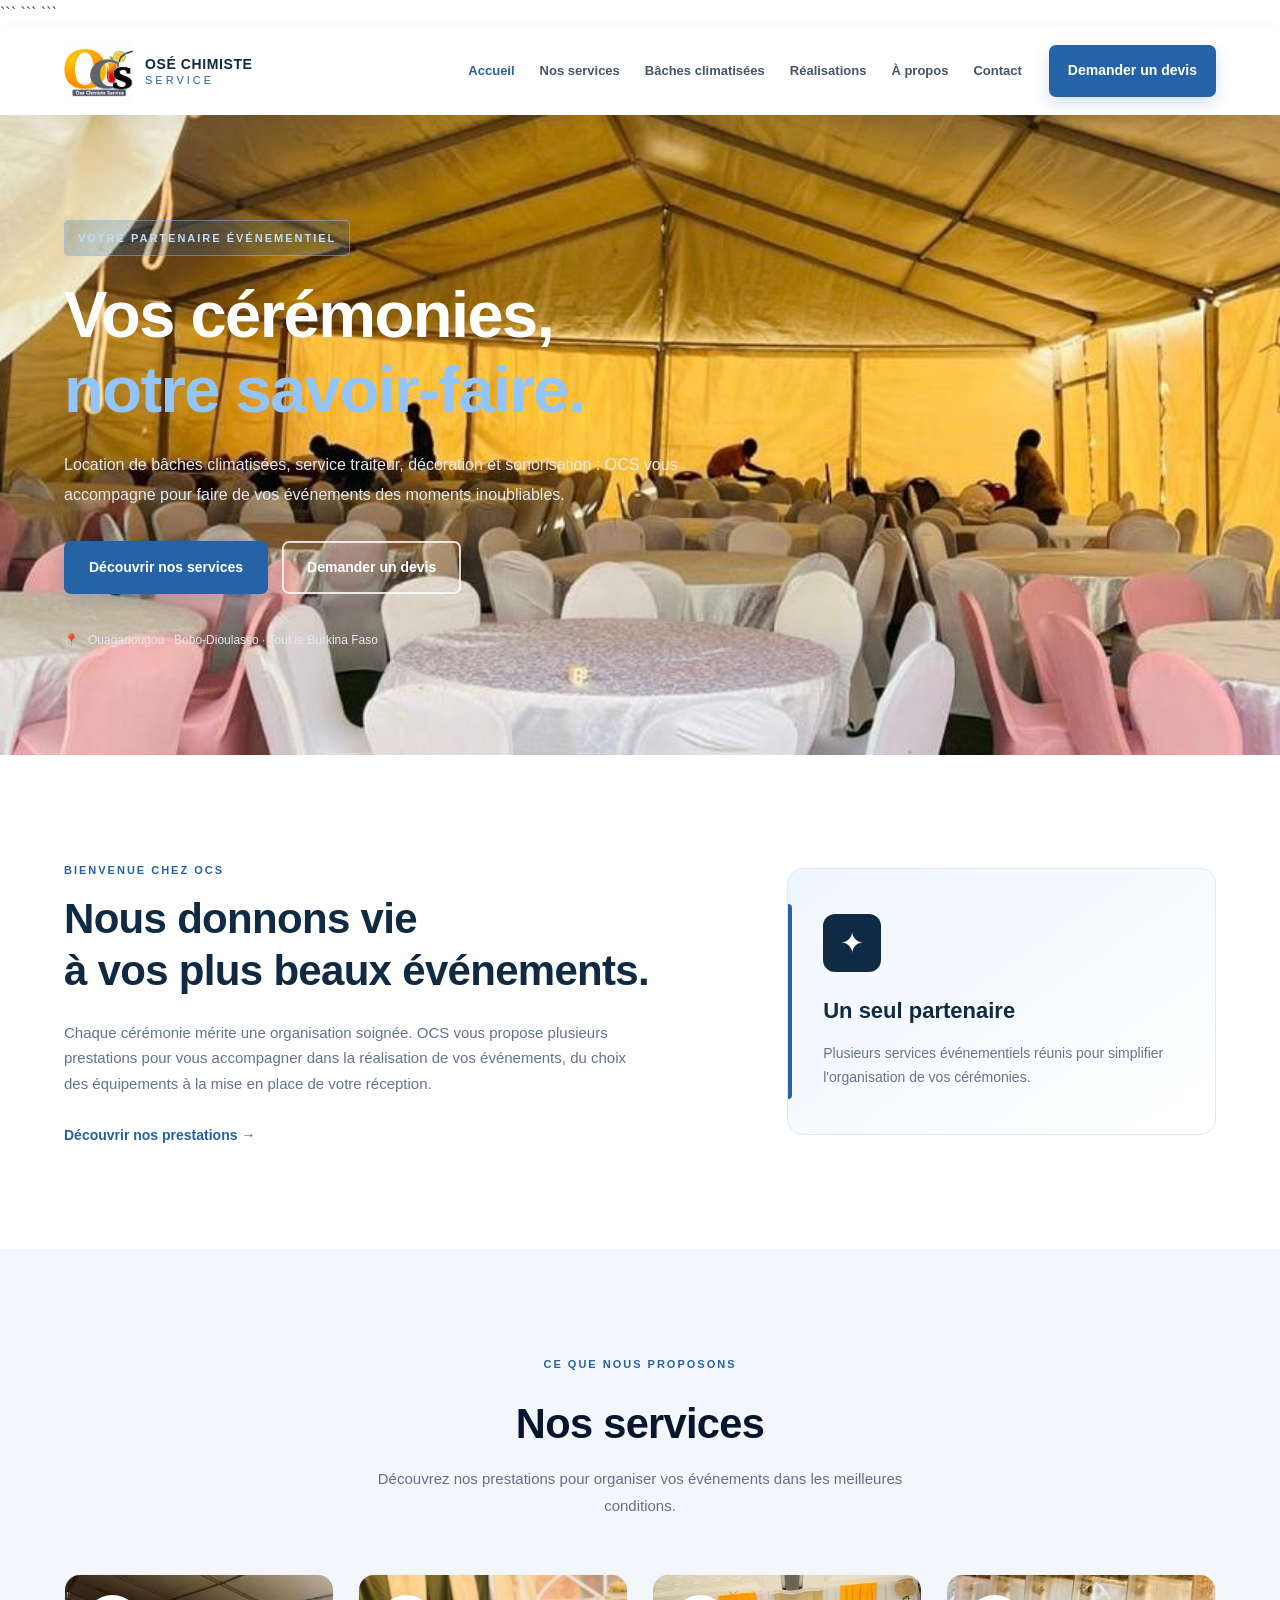
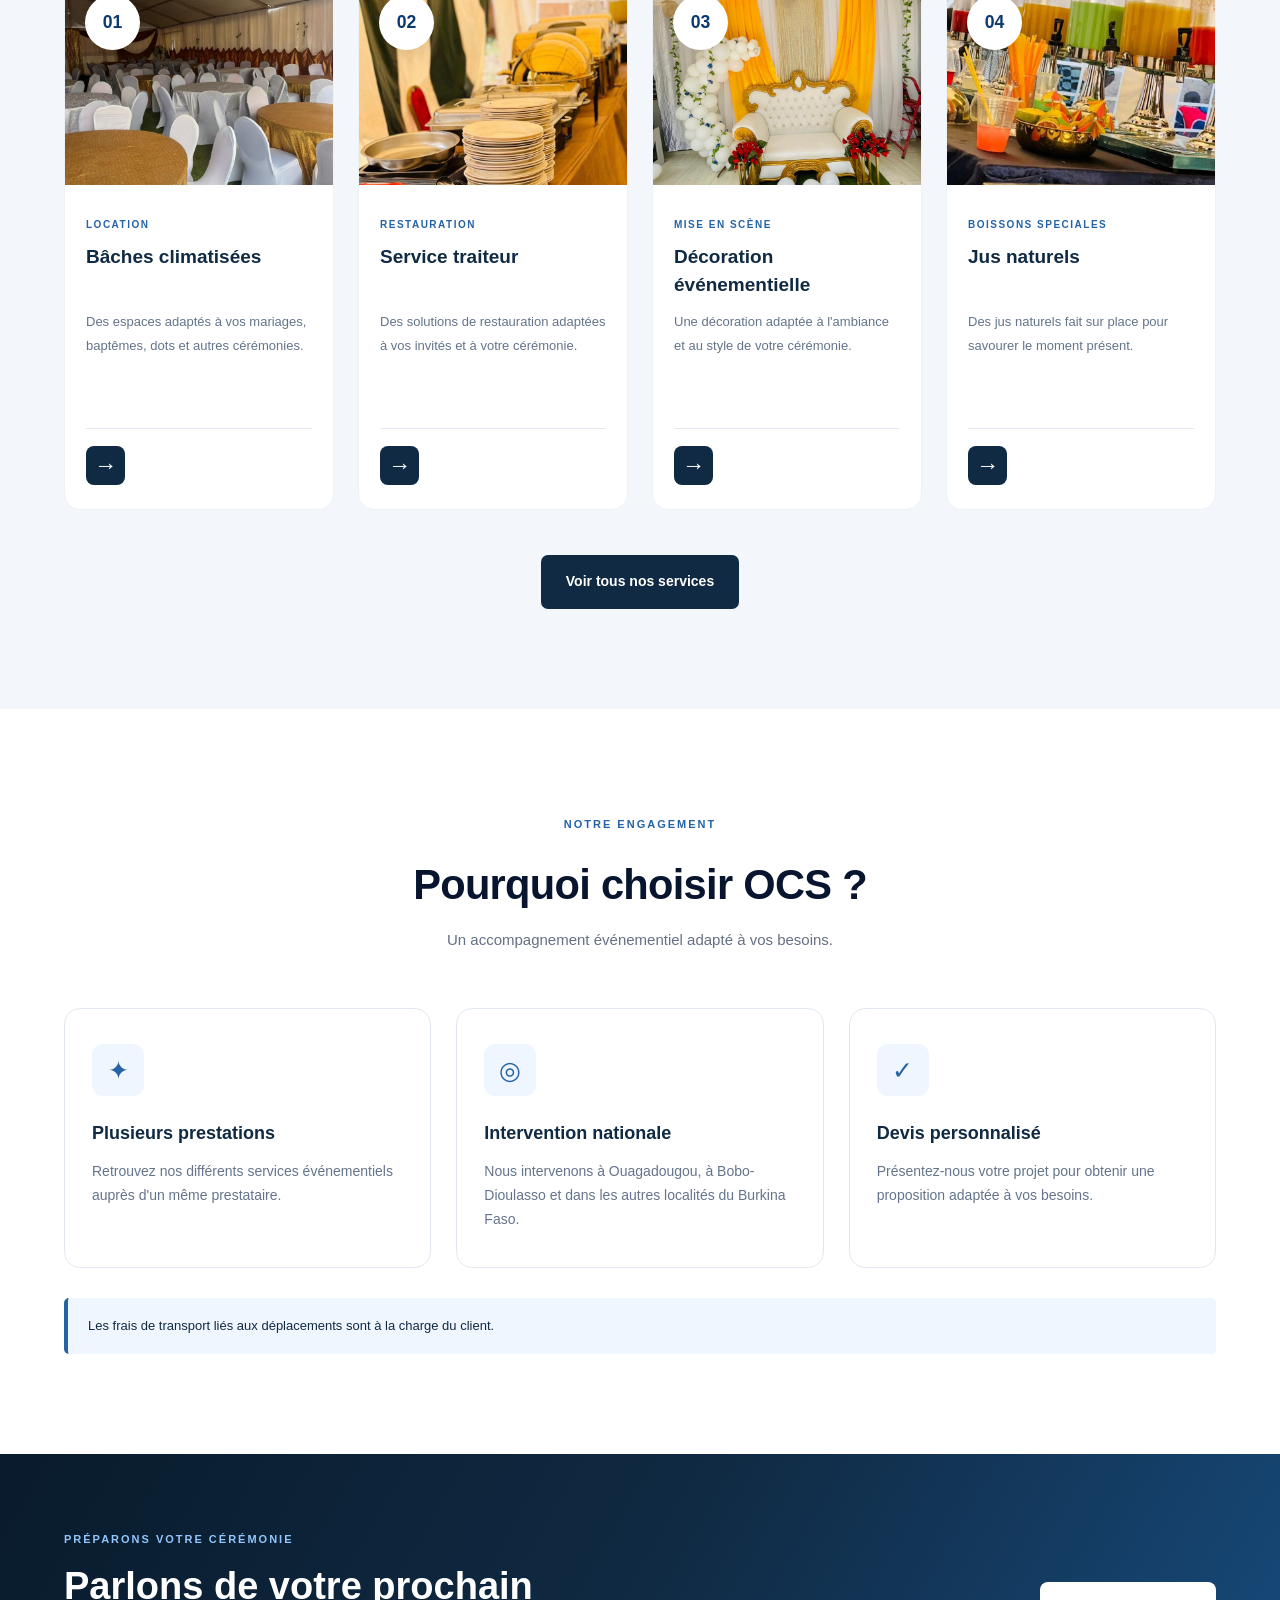
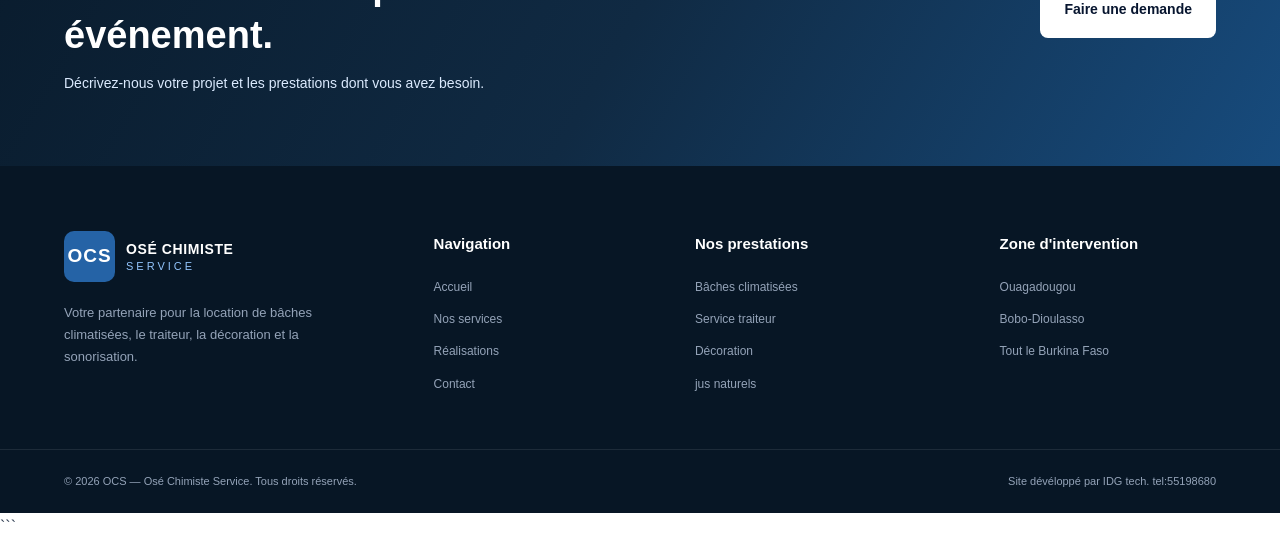
<file: index.html>
<!DOCTYPE html>

<html lang="fr">
<head>
    <meta charset="UTF-8">
    <meta name="viewport" content="width=device-width, initial-scale=1.0">

```
<title>OCS | Osé Chimiste Service</title>

<meta name="description" content="OCS vous accompagne dans l'organisation de vos cérémonies : bâches climatisées, traiteur, décoration et sonorisation partout au Burkina Faso.">

<link rel="stylesheet" href="style.css">
```

</head>

<body>

```
<!-- EN-TÊTE DU SITE -->
<header class="header">

    <div class="container navbar">

        <a href="index.html" class="logo">
    <img src="logo-ocs.png" alt="OCS - Osé Chimiste Service" class="logo-image">

            <span class="logo-text">
                <strong>OSÉ CHIMISTE</strong>
                <small>SERVICE</small>
            </span>
        </a>

        <button class="menu-toggle"
                id="menu-toggle"
                aria-label="Ouvrir le menu"
                aria-expanded="false">
            ☰
        </button>

        <nav class="navigation" id="navigation">
            <a href="index.html" class="active">Accueil</a>
            <a href="services.html">Nos services</a>
			<a href="baches-climatisees.html">Bâches climatisées</a>
            <a href="realisations.html">Réalisations</a>
            <a href="#apropos">À propos</a>
            <a href="contact.html">Contact</a>

            <a href="contact.html" class="btn btn-primary nav-cta">
                Demander un devis
            </a>
        </nav>

    </div>

</header>


<!-- BANNIÈRE PRINCIPALE -->
<main>

    <section class="hero">

        <div class="hero-overlay"></div>

        <div class="container hero-content">

            <span class="hero-badge">
                VOTRE PARTENAIRE ÉVÉNEMENTIEL
            </span>

            <h1>
                Vos cérémonies,<br>
                <span>notre savoir-faire.</span>
            </h1>

            <p>
                Location de bâches climatisées, service traiteur,
                décoration et sonorisation : OCS vous accompagne
                pour faire de vos événements des moments inoubliables.
            </p>

            <div class="hero-buttons">

                <a href="services.html" class="btn btn-primary">
                    Découvrir nos services
                </a>

                <a href="contact.html" class="btn btn-outline">
                    Demander un devis
                </a>

            </div>

            <div class="hero-location">
                <span>📍</span>
                Ouagadougou · Bobo-Dioulasso · Tout le Burkina Faso
            </div>

        </div>

    </section>


    <!-- PRÉSENTATION RAPIDE -->
    <section class="intro section-padding">

        <div class="container intro-grid">

            <div class="intro-text">

                <span class="section-label">BIENVENUE CHEZ OCS</span>

                <h2>
                    Nous donnons vie<br>
                    à vos plus beaux événements.
                </h2>

                <p>
                    Chaque cérémonie mérite une organisation soignée.
                    OCS vous propose plusieurs prestations pour vous
                    accompagner dans la réalisation de vos événements,
                    du choix des équipements à la mise en place de
                    votre réception.
                </p>

                <a href="#services" class="text-link">
                    Découvrir nos prestations →
                </a>

            </div>

            <div class="intro-card">

                <div class="intro-card-icon">✦</div>

                <h3>Un seul partenaire</h3>

                <p>
                    Plusieurs services événementiels réunis pour
                    simplifier l'organisation de vos cérémonies.
                </p>

            </div>

        </div>

    </section>


    <!-- NOS SERVICES -->
    <section class="services section-padding" id="services">

        <div class="container">

            <div class="section-heading">

                <span class="section-label">CE QUE NOUS PROPOSONS</span>

                <h2>Nos services</h2>

                <p>
                    Découvrez nos prestations pour organiser
                    vos événements dans les meilleures conditions.
                </p>

            </div>


            <div class="services-grid">


                <!-- SERVICE 1 -->
                <article class="service-card">

                    <div class="service-image tent-image">
                        <span class="service-number">01</span>
                    </div>

                    <div class="service-content">

                        <span class="service-category">
                            LOCATION
                        </span>

                        <h3>Bâches climatisées</h3>

                        <p>
                            Des espaces adaptés à vos mariages,
                            baptêmes, dots et autres cérémonies.
                        </p>

                        <div class="service-bottom">

                            

                            <a href="contact.html?service=baches"
                               class="service-link"
                               aria-label="Demander un devis pour les bâches">
                                →
                            </a>

                        </div>

                    </div>

                </article>


                <!-- SERVICE 2 -->
                <article class="service-card">

                    <div class="service-image catering-image">
                        <span class="service-number">02</span>
                    </div>

                    <div class="service-content">

                        <span class="service-category">
                            RESTAURATION
                        </span>

                        <h3>Service traiteur</h3>

                        <p>
                            Des solutions de restauration adaptées
                            à vos invités et à votre cérémonie.
                        </p>

                        <div class="service-bottom">



                            <a href="contact.html?service=traiteur"
                               class="service-link"
                               aria-label="Demander un devis pour le traiteur">
                                →
                            </a>

                        </div>

                    </div>

                </article>


                <!-- SERVICE 3 -->
                <article class="service-card">

                    <div class="service-image decoration-image">
                        <span class="service-number">03</span>
                    </div>

                    <div class="service-content">

                        <span class="service-category">
                            MISE EN SCÈNE
                        </span>

                        <h3>Décoration événementielle</h3>

                        <p>
                            Une décoration adaptée à l'ambiance
                            et au style de votre cérémonie.
                        </p>

                        <div class="service-bottom">

                            
                            <a href="contact.html?service=decoration"
                               class="service-link"
                               aria-label="Demander un devis pour la décoration">
                                →
                            </a>

                        </div>

                    </div>

                </article>


                <!-- SERVICE 4 -->
                <article class="service-card">

                    <div class="service-image sound-image">
                        <span class="service-number">04</span>
                    </div>

                    <div class="service-content">

                        <span class="service-category">
                            BOISSONS SPECIALES
                        </span>

                        <h3>Jus naturels</h3>

                        <p>
                            Des jus naturels fait sur place pour savourer le moment présent.
                         
						 </p>

                        <div class="service-bottom">

                            
                            <a href="contact.html?service=sonorisation"
                               class="service-link"
                               aria-label="Demander un devis pour la sonorisation">
                                →
                            </a>

                        </div>

                    </div>

                </article>

            </div>


            <div class="services-footer">

                <a href="services.html" class="btn btn-dark">
                    Voir tous nos services
                </a>

            </div>

        </div>

    </section>


    <!-- POURQUOI CHOISIR OCS -->
    <section class="advantages section-padding" id="apropos">

        <div class="container">

            <div class="section-heading">

                <span class="section-label">NOTRE ENGAGEMENT</span>

                <h2>Pourquoi choisir OCS ?</h2>

                <p>
                    Un accompagnement événementiel adapté à vos besoins.
                </p>

            </div>


            <div class="advantages-grid">

                <article class="advantage-card">

                    <div class="advantage-icon">✦</div>

                    <h3>Plusieurs prestations</h3>

                    <p>
                        Retrouvez nos différents services
                        événementiels auprès d'un même prestataire.
                    </p>

                </article>


                <article class="advantage-card">

                    <div class="advantage-icon">◎</div>

                    <h3>Intervention nationale</h3>

                    <p>
                        Nous intervenons à Ouagadougou,
                        à Bobo-Dioulasso et dans les autres
                        localités du Burkina Faso.
                    </p>

                </article>


                <article class="advantage-card">

                    <div class="advantage-icon">✓</div>

                    <h3>Devis personnalisé</h3>

                    <p>
                        Présentez-nous votre projet pour obtenir
                        une proposition adaptée à vos besoins.
                    </p>

                </article>

            </div>

            <p class="transport-notice">
                Les frais de transport liés aux déplacements
                sont à la charge du client.
            </p>

        </div>

    </section>


    <!-- APPEL À L'ACTION -->
    <section class="cta-section">

        <div class="container cta-content">

            <div>

                <span class="section-label">
                    PRÉPARONS VOTRE CÉRÉMONIE
                </span>

                <h2>Parlons de votre prochain événement.</h2>

                <p>
                    Décrivez-nous votre projet et les prestations
                    dont vous avez besoin.
                </p>

            </div>

            <a href="contact.html" class="btn btn-light">
                Faire une demande
            </a>

        </div>

    </section>

</main>


<!-- PIED DE PAGE -->
<footer class="footer">

    <div class="container footer-grid">

        <div class="footer-brand">

            <a href="index.html" class="logo footer-logo">

                <span class="logo-icon">OCS</span>

                <span class="logo-text">
                    <strong>OSÉ CHIMISTE</strong>
                    <small>SERVICE</small>
                </span>

            </a>

            <p>
                Votre partenaire pour la location de bâches
                climatisées, le traiteur, la décoration
                et la sonorisation.
            </p>

        </div>


        <div class="footer-column">

            <h3>Navigation</h3>

            <a href="index.html">Accueil</a>
            <a href="services.html">Nos services</a>
            <a href="realisations.html">Réalisations</a>
            <a href="contact.html">Contact</a>

        </div>


        <div class="footer-column">

            <h3>Nos prestations</h3>

            <a href="contact.html?service=baches">
                Bâches climatisées
            </a>

            <a href="contact.html?service=traiteur">
                Service traiteur
            </a>

            <a href="contact.html?service=decoration">
                Décoration
            </a>

            <a href="contact.html?service=sonorisation">
                jus naturels
            </a>

        </div>


        <div class="footer-column">

            <h3>Zone d'intervention</h3>

            <p>Ouagadougou</p>
            <p>Bobo-Dioulasso</p>
            <p>Tout le Burkina Faso</p>

        </div>

    </div>


    <div class="footer-bottom">

        <div class="container">

            <p>
                © <span id="current-year">2026</span>
                OCS — Osé Chimiste Service.
                Tous droits réservés.
            </p>

            <p class="demo-notice">
                Site dévéloppé par IDG tech.
				tel:55198680
            </p>

        </div>

    </div>

</footer>


<script src="script.js"></script>
```

</body>
</html>
</file>
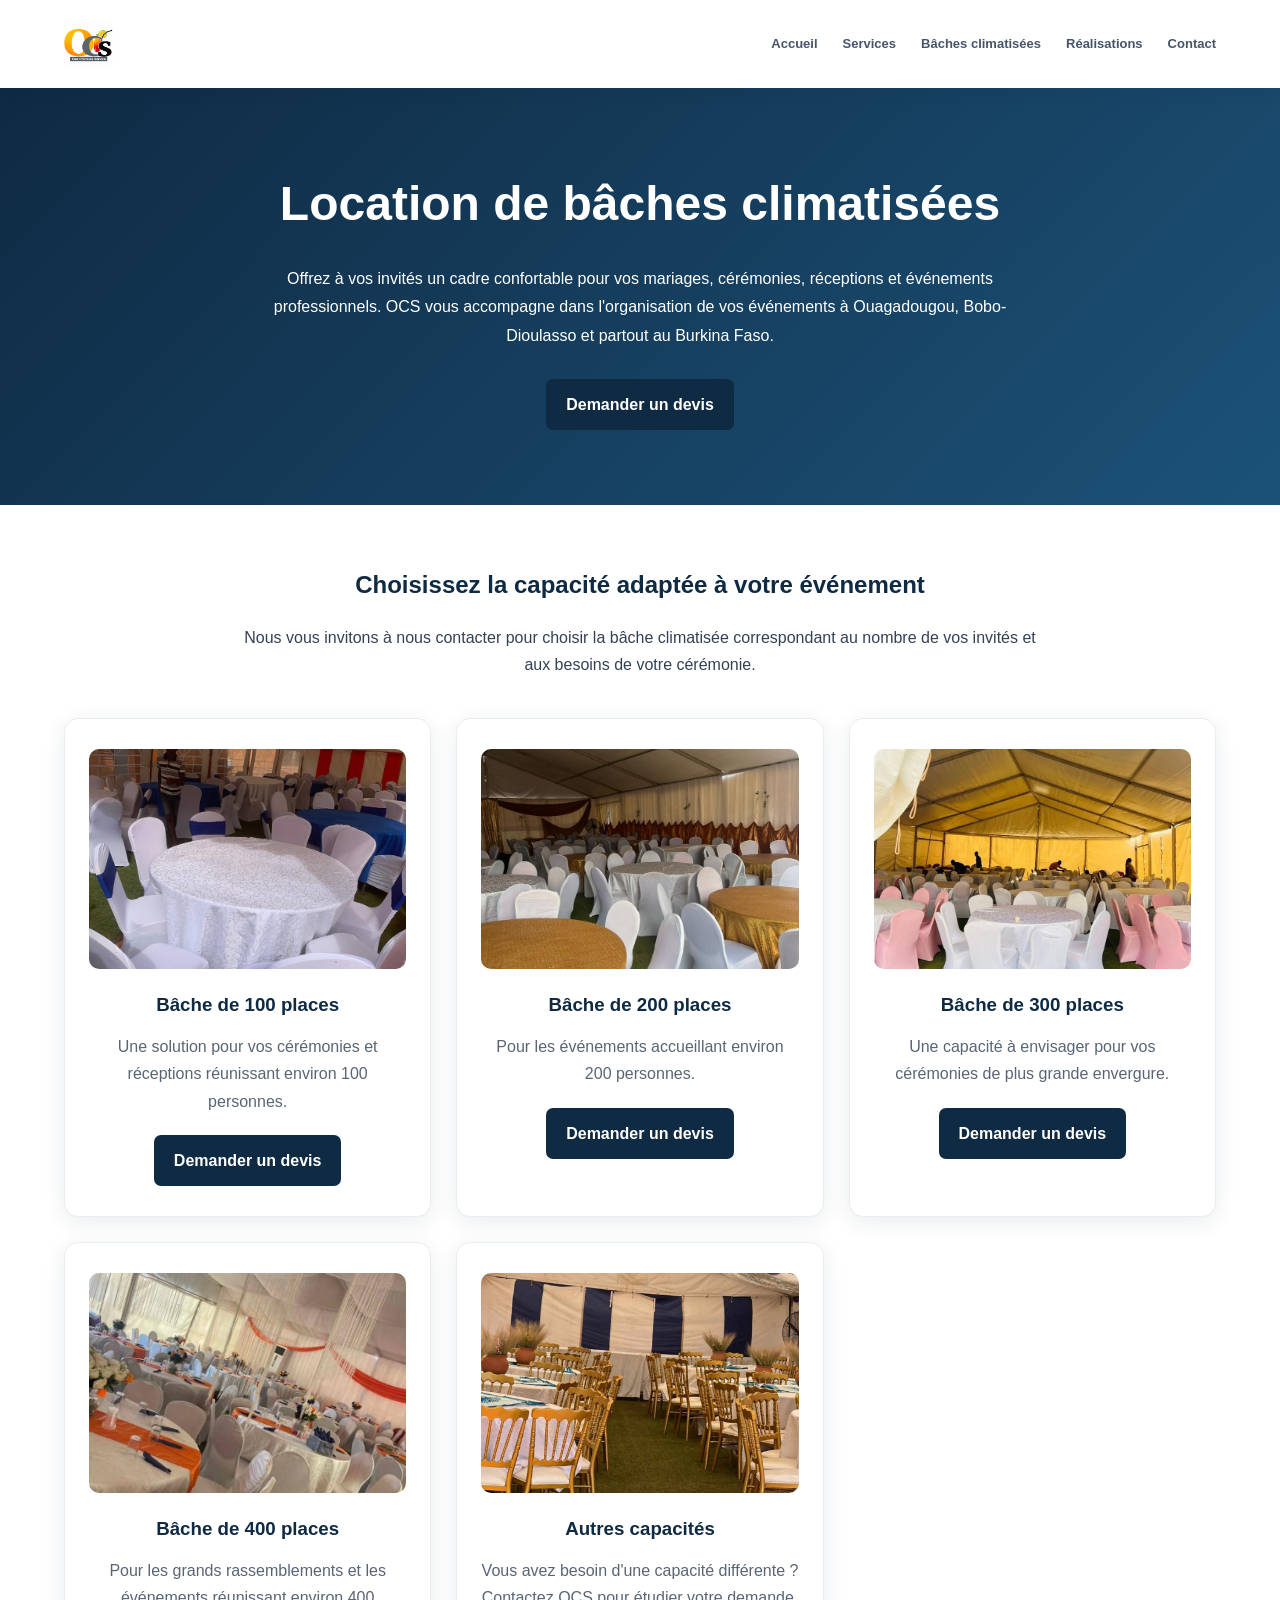
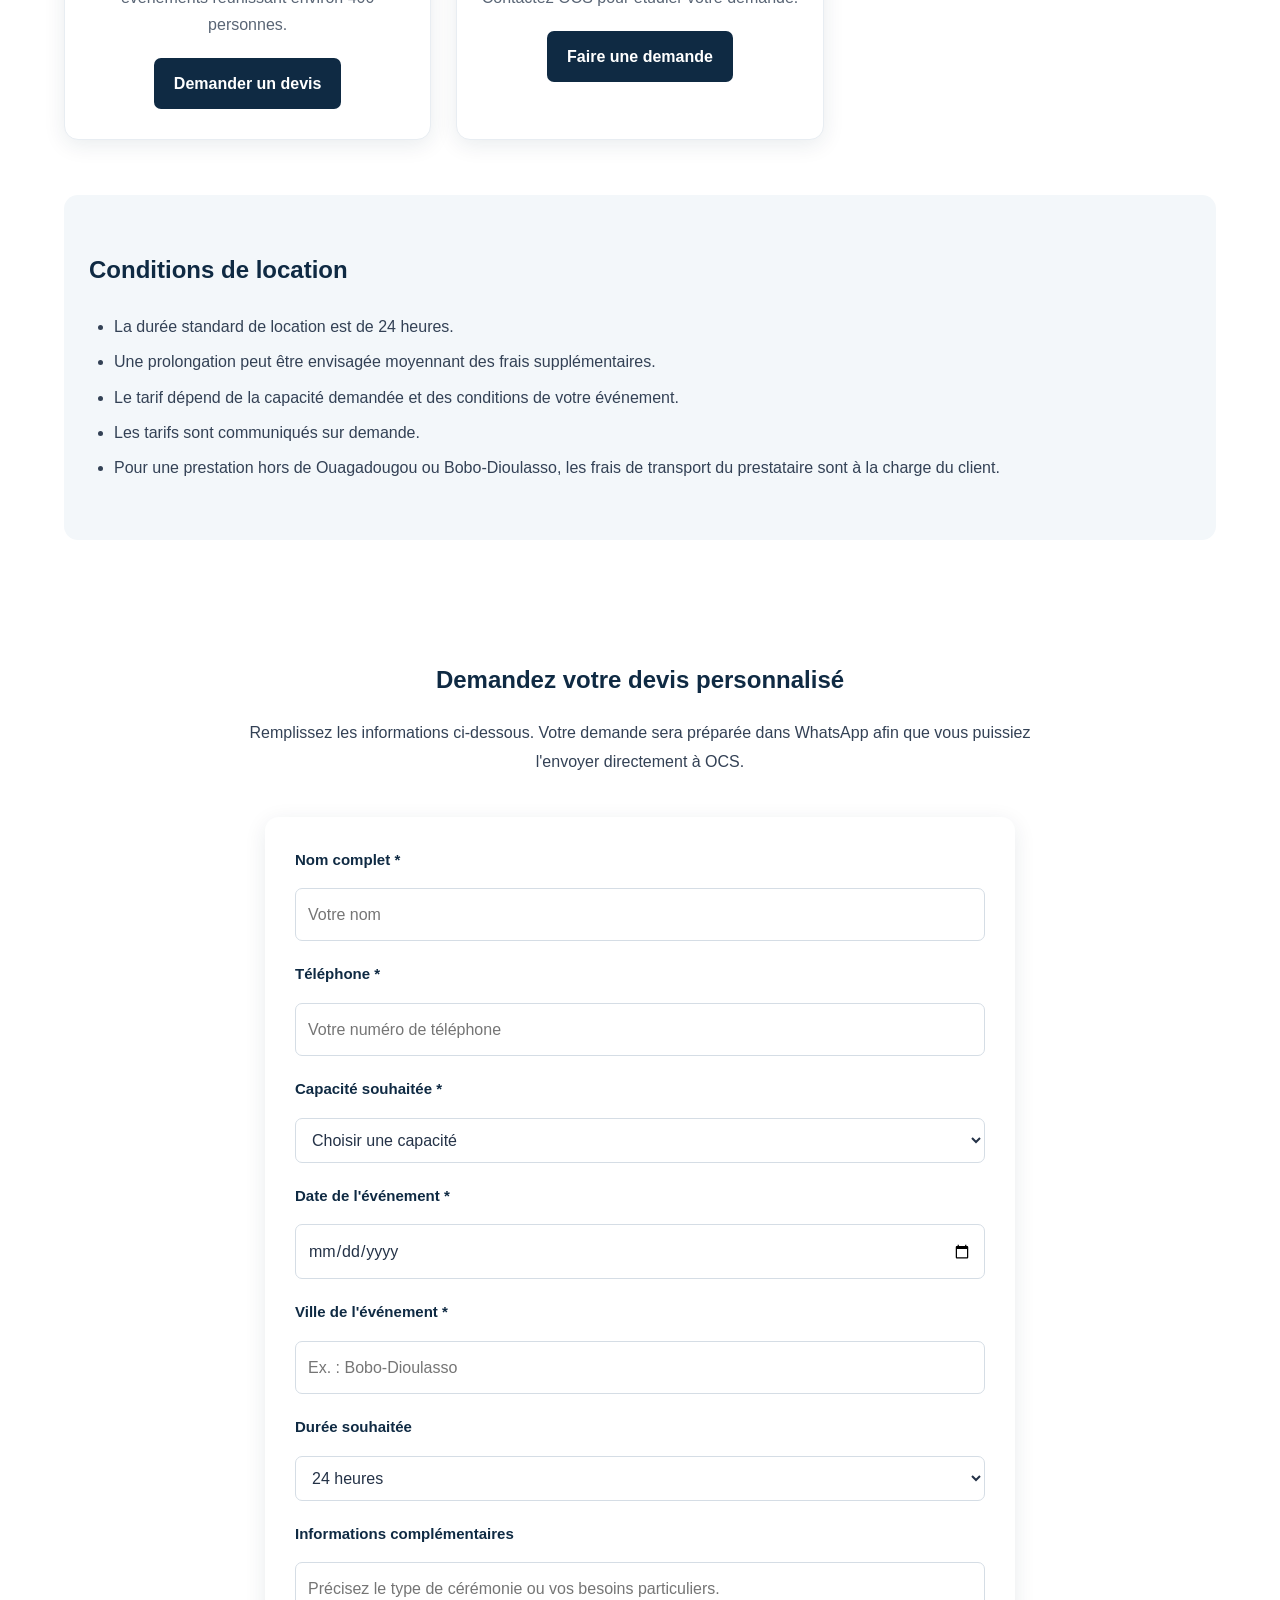
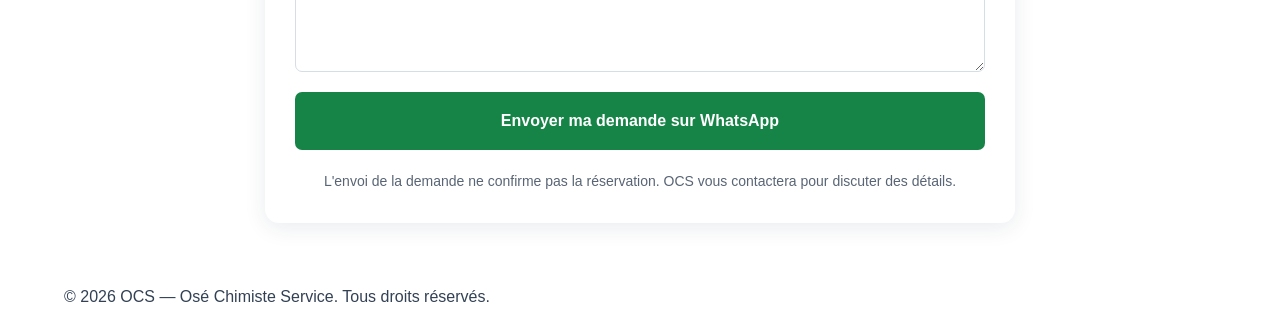
<file: baches-climatisees.html>
<!DOCTYPE html>
<html lang="fr">
<head>
    <meta charset="UTF-8">
    <meta name="viewport" content="width=device-width, initial-scale=1.0">

    <title>Location de bâches climatisées | OCS</title>

    <meta name="description"
          content="OCS propose la location de bâches climatisées pour vos cérémonies à Ouagadougou, Bobo-Dioulasso et partout au Burkina Faso.">

    <link rel="stylesheet" href="style.css">

    <style>
        /* Présentation de la page */
        .baches-hero {
            background: linear-gradient(135deg, #0f2a43, #1c5278);
            color: white;
            text-align: center;
            padding: 75px 20px;
        }

        .baches-hero h1 {
            font-size: clamp(2rem, 5vw, 3rem);
            margin-bottom: 20px;
        }

        .baches-hero p {
            max-width: 750px;
            margin: 0 auto 28px;
            line-height: 1.8;
        }

        .baches-section {
            padding: 60px 0;
        }

        .baches-intro {
            text-align: center;
            max-width: 800px;
            margin: 0 auto 40px;
        }

        .baches-intro h2,
        .conditions h2,
        .devis-section h2 {
            color: #0f2a43;
            margin-bottom: 18px;
        }

        .baches-grid {
            display: grid;
            grid-template-columns: repeat(3, minmax(0, 1fr));
            gap: 25px;
        }

        .bache-card {
            background: white;
            border-radius: 14px;
            padding: 30px 24px;
            box-shadow: 0 5px 22px rgba(15, 42, 67, 0.09);
            border: 1px solid #e8edf2;
            text-align: center;
            transition: transform 0.25s ease;
        }

        .bache-card:hover {
            transform: translateY(-5px);
        }

        .bache-icon {
            font-size: 45px;
            margin-bottom: 15px;
        }

        .bache-card h3 {
            color: #0f2a43;
            margin-bottom: 12px;
        }

        .bache-card p {
            color: #596575;
            line-height: 1.7;
            margin-bottom: 20px;
        }

        .bache-button {
            display: inline-block;
            background: #0f2a43;
            color: white;
            text-decoration: none;
            padding: 12px 20px;
            border-radius: 7px;
            font-weight: bold;
            transition: background 0.2s ease;
        }

        .bache-button:hover {
            background: #1c5278;
        }

        .conditions {
            background: #f3f7fa;
            padding: 55px 25px;
            border-radius: 14px;
            margin-top: 55px;
        }

        .conditions ul {
            padding-left: 25px;
            line-height: 2.2;
        }

        .devis-section {
            padding: 60px 0;
        }

        .devis-intro {
            margin-bottom: 30px;
            line-height: 1.8;
        }

        .devis-form {
            max-width: 750px;
            margin: auto;
            background: white;
            padding: 30px;
            border-radius: 14px;
            box-shadow: 0 5px 22px rgba(15, 42, 67, 0.09);
        }

        .form-group {
            margin-bottom: 20px;
        }

        .form-group label {
            display: block;
            font-weight: 600;
            margin-bottom: 8px;
            color: #0f2a43;
        }

        .form-group input,
        .form-group select,
        .form-group textarea {
            width: 100%;
            padding: 12px;
            border: 1px solid #d5dde5;
            border-radius: 7px;
            font: inherit;
            box-sizing: border-box;
        }

        .form-group textarea {
            min-height: 110px;
            resize: vertical;
        }

        .devis-submit {
            display: block;
            width: 100%;
            padding: 15px;
            border: none;
            border-radius: 7px;
            background: #168447;
            color: white;
            font-size: 16px;
            font-weight: bold;
            cursor: pointer;
        }

        .devis-submit:hover {
            background: #116b38;
        }

        .baches-note {
            margin-top: 20px;
            color: #596575;
            font-size: 14px;
            text-align: center;
        }

        @media (max-width: 850px) {
            .baches-grid {
                grid-template-columns: repeat(2, minmax(0, 1fr));
            }
        }

        @media (max-width: 550px) {
            .baches-grid {
                grid-template-columns: 1fr;
            }

            .baches-hero {
                padding: 50px 18px;
            }

            .devis-form {
                padding: 22px 16px;
            }
        }
    </style>
</head>

<body>

    <!-- En-tête et navigation -->
    <header class="header">
        <div class="container">
            <nav class="navbar">

                <a href="index.html" class="logo">
                    <img
                        src="logo-ocs.png"
                        alt="OCS - Osé Chimiste Service"
                        class="logo-image"
                    >
                </a>

                <button
                    class="menu-toggle"
                    id="menu-toggle"
                    aria-label="Ouvrir le menu"
                    aria-expanded="false"
                    aria-controls="navigation"
                    type="button"
                >
                    ☰
                </button>

                <div class="navigation" id="navigation">
                    <a href="index.html">Accueil</a>
                    <a href="services.html">Services</a>
                    <a href="baches-climatisees.html">Bâches climatisées</a>
                    <a href="realisations.html">Réalisations</a>
                    <a href="contact.html">Contact</a>
                </div>

            </nav>
        </div>
    </header>

    <main>

        <!-- Présentation -->
        <section class="baches-hero">
            <h1>Location de bâches climatisées</h1>

            <p>
                Offrez à vos invités un cadre confortable pour vos mariages,
                cérémonies, réceptions et événements professionnels.
                OCS vous accompagne dans l'organisation de vos événements
                à Ouagadougou, Bobo-Dioulasso et partout au Burkina Faso.
            </p>

            <a href="#demande-devis" class="bache-button">
                Demander un devis
            </a>
        </section>

        <!-- Capacités disponibles -->
        <section class="baches-section">
            <div class="container">

                <div class="baches-intro">
                    <h2>Choisissez la capacité adaptée à votre événement</h2>

                    <p>
                        Nous vous invitons à nous contacter pour choisir
                        la bâche climatisée correspondant au nombre de vos invités
                        et aux besoins de votre cérémonie.
                    </p>
                </div>

                <div class="baches-grid">

                    <article class="bache-card">
                        <div class="bache-image">
                <img src="P.jpg"
             alt="Bâche climatisée de 100 places">
              </div>
                        <h3>Bâche de 100 places</h3>

                        <p>
                            Une solution pour vos cérémonies et réceptions
                            réunissant environ 100 personnes.
                        </p>

                        <a href="#demande-devis"
                           class="bache-button"
                           data-capacite="100 places">
                            Demander un devis
                        </a>
                    </article>

                    <article class="bache-card">
                        <div class="bache-image">
                <img src="D.jpg"
                   alt="Bâche climatisée de 100 places">
                  </div>
                        <h3>Bâche de 200 places</h3>

                        <p>
                            Pour les événements accueillant environ
                            200 personnes.
                        </p>

                        <a href="#demande-devis"
                           class="bache-button"
                           data-capacite="200 places">
                            Demander un devis
                        </a>
                    </article>

                    <article class="bache-card">
                        <div class="bache-image">
              <img src="T.jpg"
                 alt="Bâche climatisée de 100 places">
                </div>
                        <h3>Bâche de 300 places</h3>

                        <p>
                            Une capacité à envisager pour vos cérémonies
                            de plus grande envergure.
                        </p>

                        <a href="#demande-devis"
                           class="bache-button"
                           data-capacite="300 places">
                            Demander un devis
                        </a>
                    </article>

                    <article class="bache-card">
             <div class="bache-image">
    <img src="Q.jpg"
         alt="Bâche climatisée de 100 places">
           </div>
                        <h3>Bâche de 400 places</h3>

                        <p>
                            Pour les grands rassemblements et les événements
                            réunissant environ 400 personnes.
                        </p>

                        <a href="#demande-devis"
                           class="bache-button"
                           data-capacite="400 places">
                            Demander un devis
                        </a>
                    </article>

                    <article class="bache-card">
               <div class="bache-image">
         <img src="A.jpg"
         alt="Bâche climatisée de 100 places">
               </div>
                        <h3>Autres capacités</h3>

                        <p>
                            Vous avez besoin d'une capacité différente ?
                            Contactez OCS pour étudier votre demande.
                        </p>

                        <a href="#demande-devis"
                           class="bache-button"
                           data-capacite="Autre capacité">
                            Faire une demande
                        </a>
                    </article>

                </div>

                <!-- Conditions -->
                <div class="conditions">
                    <h2>Conditions de location</h2>

                    <ul>
                        <li>
                            La durée standard de location est de 24 heures.
                        </li>

                        <li>
                            Une prolongation peut être envisagée moyennant
                            des frais supplémentaires.
                        </li>

                        <li>
                            Le tarif dépend de la capacité demandée et des
                            conditions de votre événement.
                        </li>

                        <li>
                            Les tarifs sont communiqués sur demande.
                        </li>

                        <li>
                            Pour une prestation hors de Ouagadougou ou
                            Bobo-Dioulasso, les frais de transport du prestataire
                            sont à la charge du client.
                        </li>
                    </ul>
                </div>

            </div>
        </section>

        <!-- Formulaire de devis -->
        <section class="devis-section" id="demande-devis">
            <div class="container">

                <div class="baches-intro">
                    <h2>Demandez votre devis personnalisé</h2>

                    <p class="devis-intro">
                        Remplissez les informations ci-dessous.
                        Votre demande sera préparée dans WhatsApp afin que
                        vous puissiez l'envoyer directement à OCS.
                    </p>
                </div>

                <form class="devis-form" id="bache-devis-form">

                    <div class="form-group">
                        <label for="client-nom">Nom complet *</label>
                        <input
                            type="text"
                            id="client-nom"
                            name="nom"
                            required
                            placeholder="Votre nom"
                        >
                    </div>

                    <div class="form-group">
                        <label for="client-telephone">Téléphone *</label>
                        <input
                            type="tel"
                            id="client-telephone"
                            name="telephone"
                            required
                            placeholder="Votre numéro de téléphone"
                        >
                    </div>

                    <div class="form-group">
                        <label for="capacite">Capacité souhaitée *</label>

                        <select id="capacite" name="capacite" required>
                            <option value="">Choisir une capacité</option>
                            <option value="100 places">100 places</option>
                            <option value="200 places">200 places</option>
                            <option value="300 places">300 places</option>
                            <option value="400 places">400 places</option>
                            <option value="Autre capacité">Autre capacité</option>
                        </select>
                    </div>

                    <div class="form-group">
                        <label for="date-evenement">Date de l'événement *</label>
                        <input
                            type="date"
                            id="date-evenement"
                            name="date"
                            required
                        >
                    </div>

                    <div class="form-group">
                        <label for="ville-evenement">Ville de l'événement *</label>
                        <input
                            type="text"
                            id="ville-evenement"
                            name="ville"
                            required
                            placeholder="Ex. : Bobo-Dioulasso"
                        >
                    </div>

                    <div class="form-group">
                        <label for="duree-location">Durée souhaitée</label>

                        <select id="duree-location" name="duree">
                            <option value="24 heures">24 heures</option>
                            <option value="48 heures">48 heures</option>
                            <option value="3 jours">3 jours</option>
                            <option value="Plus de 3 jours">
                                Plus de 3 jours
                            </option>
                        </select>
                    </div>

                    <div class="form-group">
                        <label for="details-evenement">
                            Informations complémentaires
                        </label>

                        <textarea
                            id="details-evenement"
                            name="details"
                            placeholder="Précisez le type de cérémonie ou vos besoins particuliers."
                        ></textarea>
                    </div>

                    <button type="submit" class="devis-submit">
                        Envoyer ma demande sur WhatsApp
                    </button>

                    <p class="baches-note">
                        L'envoi de la demande ne confirme pas la réservation.
                        OCS vous contactera pour discuter des détails.
                    </p>

                </form>

            </div>
        </section>

    </main>

    <!-- Pied de page -->
    <footer>
        <div class="container">
            <p>
                &copy; <span id="annee-actuelle"></span>
                OCS — Osé Chimiste Service.
                Tous droits réservés.
            </p>
        </div>
    </footer>

    <script>
        // Numéro WhatsApp d'OCS
        const OCS_WHATSAPP = "22655198680";

        // Préremplir la capacité lorsque le client clique sur une carte
        document.querySelectorAll("[data-capacite]").forEach(function(bouton) {
            bouton.addEventListener("click", function() {
                const capacite = bouton.getAttribute("data-capacite");
                document.getElementById("capacite").value = capacite;
            });
        });

        // Préparer la demande de devis dans WhatsApp
        document.getElementById("bache-devis-form")
            .addEventListener("submit", function(event) {

                event.preventDefault();

                const nom = document.getElementById("client-nom").value.trim();
                const telephone = document.getElementById("client-telephone").value.trim();
                const capacite = document.getElementById("capacite").value;
                const date = document.getElementById("date-evenement").value;
                const ville = document.getElementById("ville-evenement").value.trim();
                const duree = document.getElementById("duree-location").value;
                const details = document.getElementById("details-evenement").value.trim();

                const message =
                    "Bonjour OCS, je souhaite demander un devis pour une bâche climatisée.\n\n" +
                    "Nom : " + nom + "\n" +
                    "Téléphone : " + telephone + "\n" +
                    "Capacité souhaitée : " + capacite + "\n" +
                    "Date de l'événement : " + date + "\n" +
                    "Ville : " + ville + "\n" +
                    "Durée souhaitée : " + duree + "\n" +
                    "Informations complémentaires : " +
                    (details || "Aucune") + "\n\n" +
                    "Merci de me communiquer votre tarif et vos conditions de location.";

                const whatsappURL =
                    "https://wa.me/" + OCS_WHATSAPP +
                    "?text=" + encodeURIComponent(message);

                const nouvelleFenetre = window.open(whatsappURL, "_blank");

                if (!nouvelleFenetre) {
                    window.location.href = whatsappURL;
                }
            });

        // Afficher l'année actuelle
        document.getElementById("annee-actuelle").textContent =
            new Date().getFullYear();

        // Menu mobile
        const menuToggle = document.getElementById("menu-toggle");
        const navigation = document.getElementById("navigation");

        if (menuToggle && navigation) {
            menuToggle.addEventListener("click", function() {
                const ouvert = navigation.classList.toggle("active");
                menuToggle.setAttribute("aria-expanded", ouvert ? "true" : "false");
            });
        }
    </script>

</body>
</html>
</file>
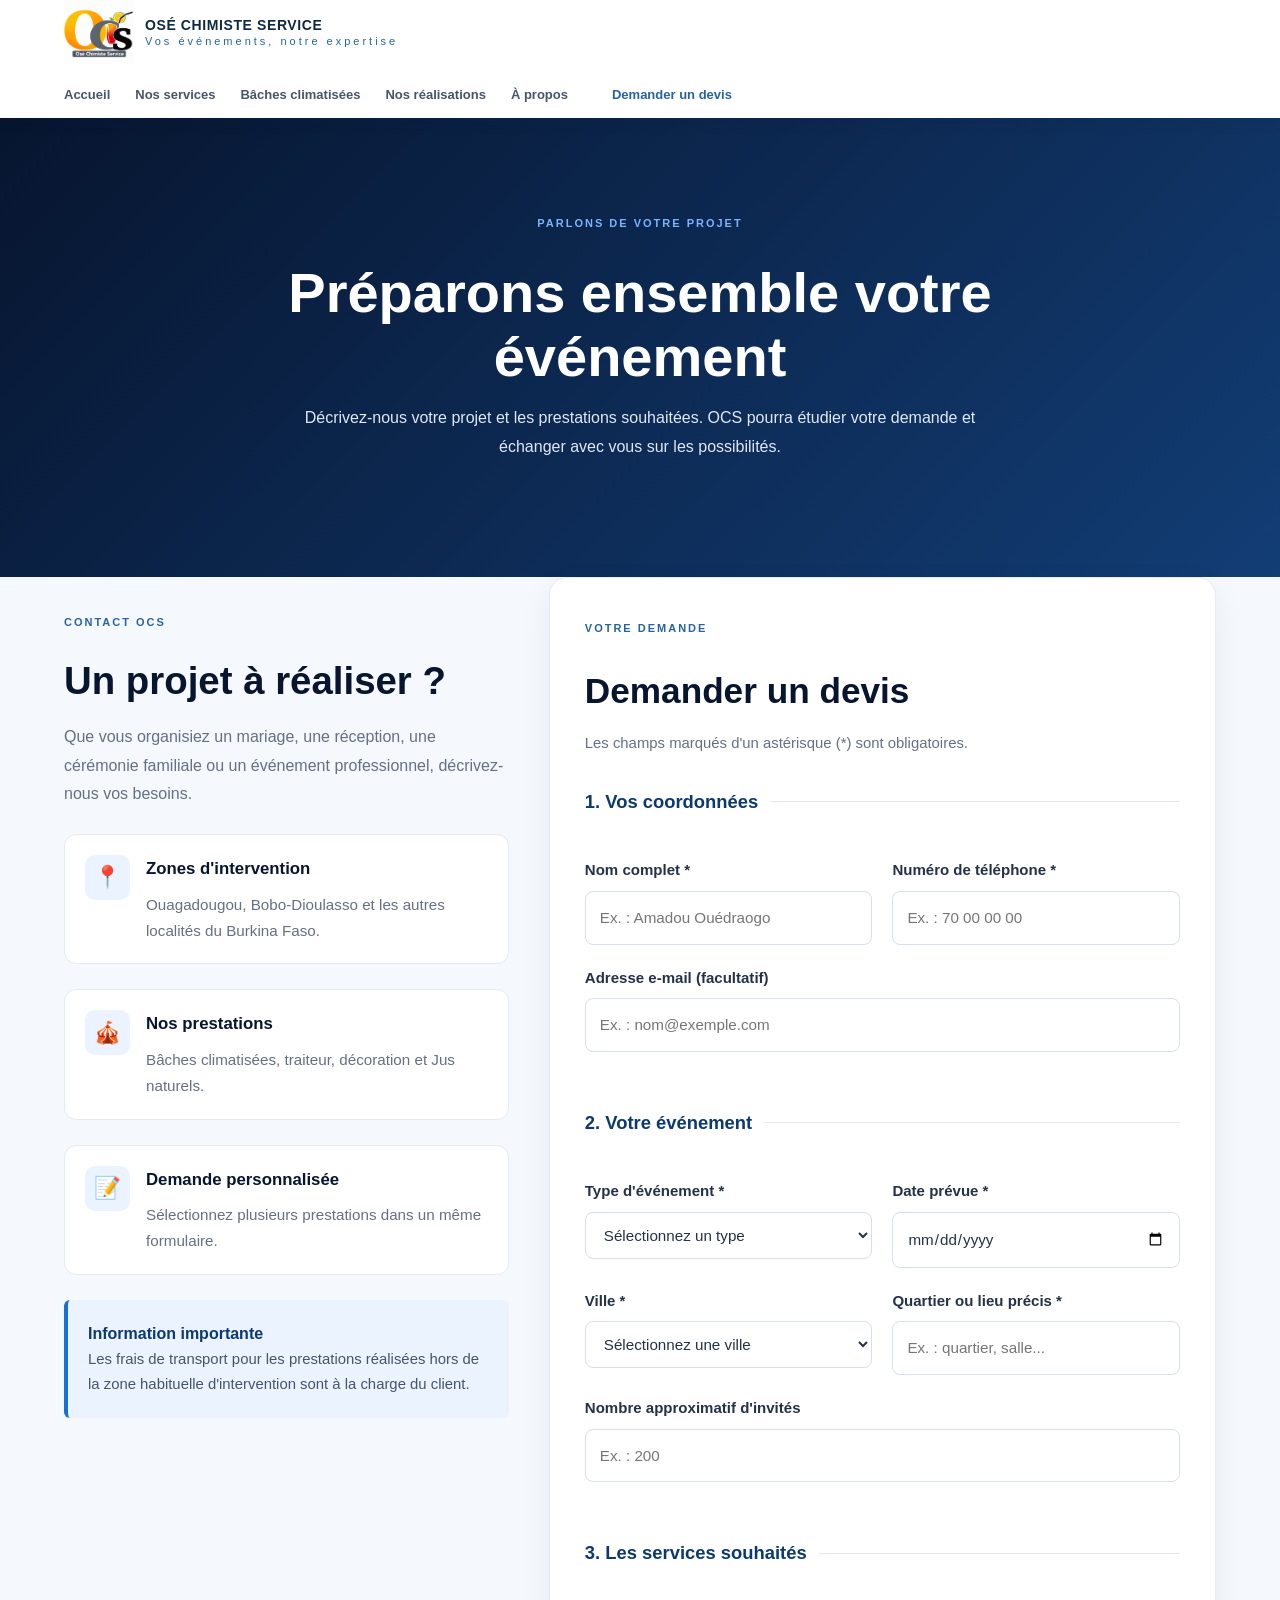
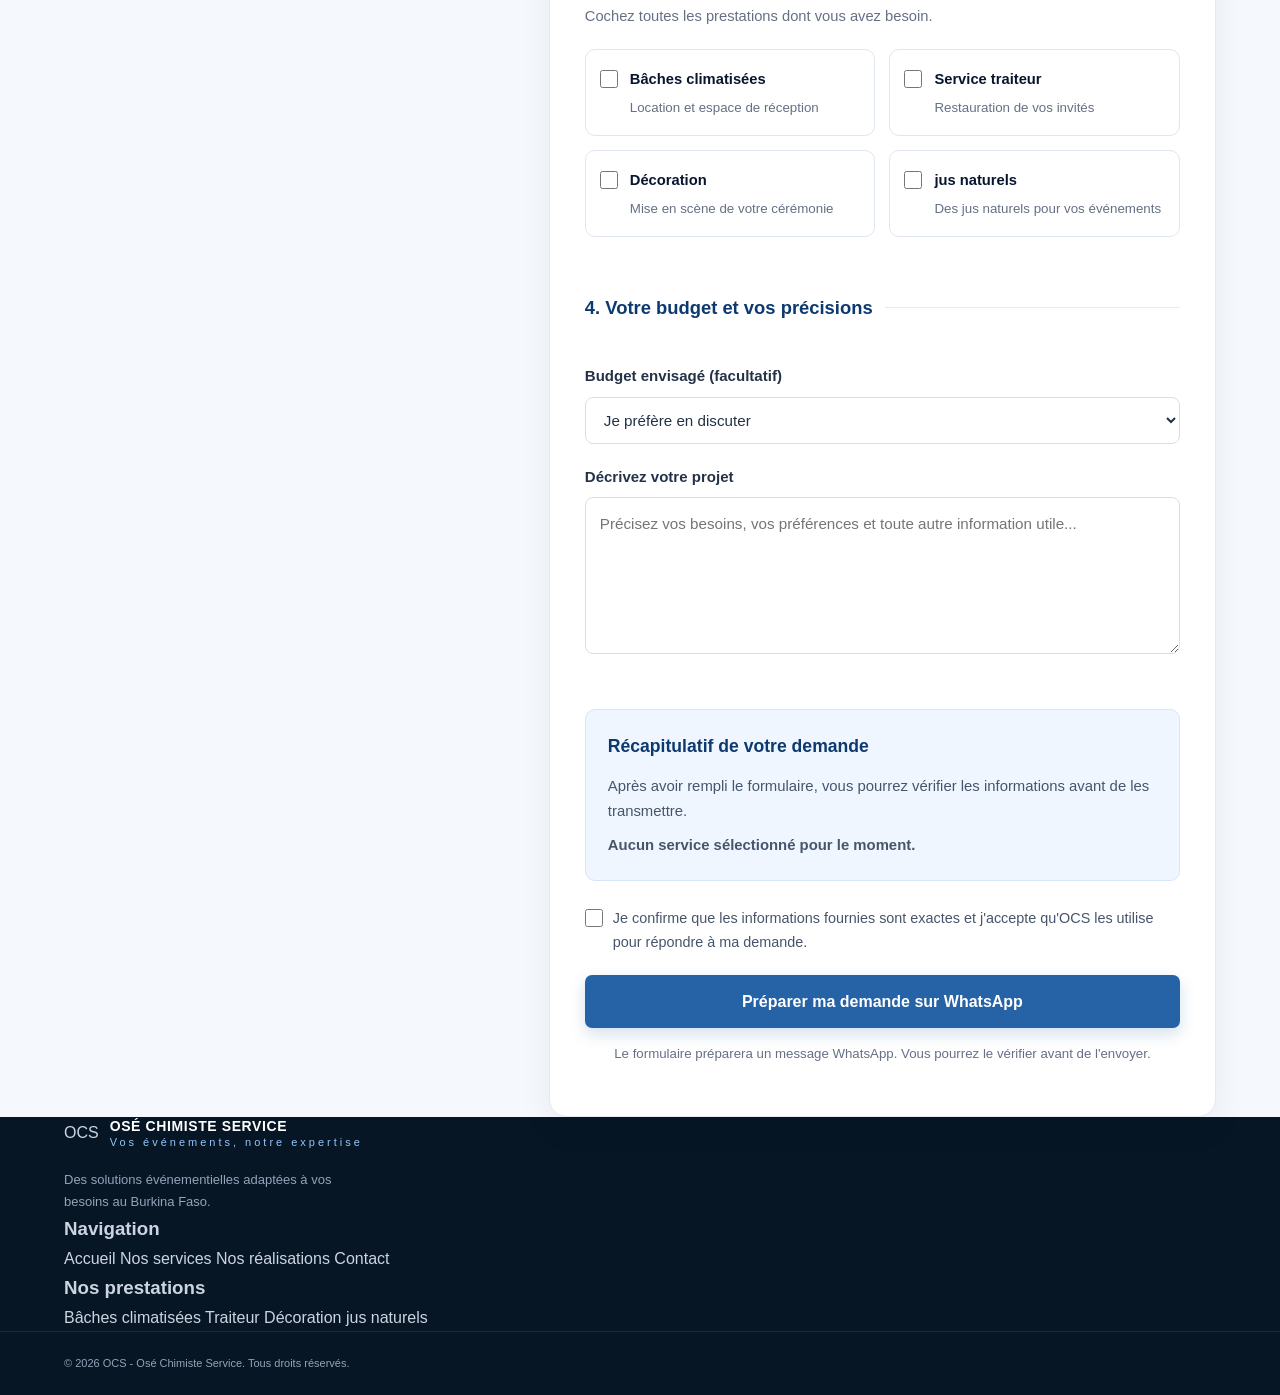
<file: contact.html>
<!DOCTYPE html>
<html lang="fr">

<head>
    <meta charset="UTF-8">
    <meta name="viewport" content="width=device-width, initial-scale=1.0">

    <meta name="description"
          content="Contactez OCS - Osé Chimiste Service pour vos besoins en bâches climatisées, traiteur, décoration événementielle et sonorisation au Burkina Faso.">

    <title>Contact et demande de devis | OCS</title>

    <link rel="stylesheet" href="style.css">
</head>

<body>

    <!-- =====================================
         EN-TÊTE ET NAVIGATION
    ====================================== -->

    <header class="header">
        <div class="container header-content">

            <a href="index.html" class="logo">
    <img src="logo-ocs.png" alt="OCS - Osé Chimiste Service" class="logo-image">

                <span class="logo-text">
                    <strong>OSÉ CHIMISTE SERVICE</strong>
                    <small>Vos événements, notre expertise</small>
                </span>
            </a>

            <button
                class="menu-toggle"
                id="menu-toggle"
                aria-label="Ouvrir le menu"
                aria-expanded="false"
                aria-controls="navigation">
                ☰
            </button>

            <nav class="navigation" id="navigation">
                <a href="index.html">Accueil</a>
                <a href="services.html">Nos services</a>
				<a href="baches-climatisees.html">Bâches climatisées</a>
                <a href="realisations.html">Nos réalisations</a>
                <a href="index.html#apropos">À propos</a>
                <a href="contact.html" class="nav-cta active">
                    Demander un devis
                </a>
            </nav>

        </div>
    </header>


    <!-- =====================================
         BANNIÈRE
    ====================================== -->

    <section class="page-banner contact-banner">

        <div class="container">

            <p class="section-label">PARLONS DE VOTRE PROJET</p>

            <h1>Préparons ensemble votre événement</h1>

            <p>
                Décrivez-nous votre projet et les prestations
                souhaitées. OCS pourra étudier votre demande
                et échanger avec vous sur les possibilités.
            </p>

        </div>

    </section>


    <!-- =====================================
         FORMULAIRE DE CONTACT
    ====================================== -->

    <section class="section contact-section">

        <div class="container contact-layout">

            <!-- INFORMATIONS À GAUCHE -->

            <aside class="contact-information">

                <p class="section-label">CONTACT OCS</p>

                <h2>Un projet à réaliser ?</h2>

                <p>
                    Que vous organisiez un mariage, une réception,
                    une cérémonie familiale ou un événement professionnel,
                    décrivez-nous vos besoins.
                </p>

                <div class="contact-info-card">

                    <span class="contact-icon" aria-hidden="true">📍</span>

                    <div>
                        <h3>Zones d'intervention</h3>

                        <p>
                            Ouagadougou, Bobo-Dioulasso et les autres
                            localités du Burkina Faso.
                        </p>
                    </div>

                </div>

                <div class="contact-info-card">

                    <span class="contact-icon" aria-hidden="true">🎪</span>

                    <div>
                        <h3>Nos prestations</h3>

                        <p>
                            Bâches climatisées, traiteur,
                            décoration et Jus naturels.
                        </p>
                    </div>

                </div>

                <div class="contact-info-card">

                    <span class="contact-icon" aria-hidden="true">📝</span>

                    <div>
                        <h3>Demande personnalisée</h3>

                        <p>
                            Sélectionnez plusieurs prestations
                            dans un même formulaire.
                        </p>
                    </div>

                </div>

                <div class="contact-warning">
                    <strong>Information importante</strong>

                    <p>
                        Les frais de transport pour les prestations
                        réalisées hors de la zone habituelle
                        d'intervention sont à la charge du client.
                    </p>
                </div>

            </aside>


            <!-- FORMULAIRE À DROITE -->

            <div class="contact-form-container">

                <div class="contact-form-heading">

                    <p class="section-label">VOTRE DEMANDE</p>

                    <h2>Demander un devis</h2>

                    <p>
                        Les champs marqués d'un astérisque (*)
                        sont obligatoires.
                    </p>

                </div>


                <form id="contact-form">

                    <!-- COORDONNÉES -->

                    <fieldset class="form-fieldset">

                        <legend>1. Vos coordonnées</legend>

                        <div class="form-grid">

                            <div class="form-group">
                                <label for="nom">
                                    Nom complet *
                                </label>

                                <input
                                    type="text"
                                    id="nom"
                                    name="nom"
                                    placeholder="Ex. : Amadou Ouédraogo"
                                    autocomplete="name"
                                    required>
                            </div>

                            <div class="form-group">
                                <label for="telephone">
                                    Numéro de téléphone *
                                </label>

                                <input
                                    type="tel"
                                    id="telephone"
                                    name="telephone"
                                    placeholder="Ex. : 70 00 00 00"
                                    autocomplete="tel"
                                    required>
                            </div>

                            <div class="form-group form-full">
                                <label for="email">
                                    Adresse e-mail (facultatif)
                                </label>

                                <input
                                    type="email"
                                    id="email"
                                    name="email"
                                    placeholder="Ex. : nom@exemple.com"
                                    autocomplete="email">
                            </div>

                        </div>

                    </fieldset>


                    <!-- INFORMATIONS SUR L'ÉVÉNEMENT -->

                    <fieldset class="form-fieldset">

                        <legend>2. Votre événement</legend>

                        <div class="form-grid">

                            <div class="form-group">
                                <label for="type-evenement">
                                    Type d'événement *
                                </label>

                                <select
                                    id="type-evenement"
                                    name="type-evenement"
                                    required>

                                    <option value="">
                                        Sélectionnez un type
                                    </option>

                                    <option value="Mariage">
                                        Mariage
                                    </option>

                                    <option value="Fiançailles">
                                        Fiançailles
                                    </option>

                                    <option value="Anniversaire">
                                        Anniversaire
                                    </option>

                                    <option value="Baptême">
                                        Baptême
                                    </option>

                                    <option value="Cérémonie familiale">
                                        Cérémonie familiale
                                    </option>

                                    <option value="Événement professionnel">
                                        Événement professionnel
                                    </option>

                                    <option value="Cérémonie officielle">
                                        Cérémonie officielle
                                    </option>

                                    <option value="Autre">
                                        Autre
                                    </option>

                                </select>
                            </div>


                            <div class="form-group">
                                <label for="date-evenement">
                                    Date prévue *
                                </label>

                                <input
                                    type="date"
                                    id="date-evenement"
                                    name="date-evenement"
                                    required>
                            </div>


                            <div class="form-group">
                                <label for="ville">
                                    Ville *
                                </label>

                                <select
                                    id="ville"
                                    name="ville"
                                    required>

                                    <option value="">
                                        Sélectionnez une ville
                                    </option>

                                    <option value="Ouagadougou">
                                        Ouagadougou
                                    </option>

                                    <option value="Bobo-Dioulasso">
                                        Bobo-Dioulasso
                                    </option>

                                    <option value="Koudougou">
                                        Koudougou
                                    </option>

                                    <option value="Banfora">
                                        Banfora
                                    </option>

                                    <option value="Ouahigouya">
                                        Ouahigouya
                                    </option>

                                    <option value="Autre localité">
                                        Autre localité
                                    </option>

                                </select>
                            </div>


                            <div class="form-group">
                                <label for="lieu">
                                    Quartier ou lieu précis *
                                </label>

                                <input
                                    type="text"
                                    id="lieu"
                                    name="lieu"
                                    placeholder="Ex. : quartier, salle..."
                                    required>
                            </div>


                            <div class="form-group form-full">
                                <label for="invites">
                                    Nombre approximatif d'invités
                                </label>

                                <input
                                    type="number"
                                    id="invites"
                                    name="invites"
                                    min="1"
                                    step="1"
                                    placeholder="Ex. : 200">
                            </div>

                        </div>

                    </fieldset>


                    <!-- CHOIX DES SERVICES -->

                    <fieldset class="form-fieldset">

                        <legend>3. Les services souhaités</legend>

                        <p class="form-help">
                            Cochez toutes les prestations dont vous avez besoin.
                        </p>

                        <div class="service-checkboxes">

                            <label class="service-checkbox">

                                <input
                                    type="checkbox"
                                    name="services"
                                    value="Location de bâches climatisées">

                                <span class="checkbox-content">
                                    <strong>Bâches climatisées</strong>
                                    <small>Location et espace de réception</small>
                                </span>

                            </label>


                            <label class="service-checkbox">

                                <input
                                    type="checkbox"
                                    name="services"
                                    value="Service traiteur">

                                <span class="checkbox-content">
                                    <strong>Service traiteur</strong>
                                    <small>Restauration de vos invités</small>
                                </span>

                            </label>


                            <label class="service-checkbox">

                                <input
                                    type="checkbox"
                                    name="services"
                                    value="Décoration événementielle">

                                <span class="checkbox-content">
                                    <strong>Décoration</strong>
                                    <small>Mise en scène de votre cérémonie</small>
                                </span>

                            </label>


                            <label class="service-checkbox">

                                <input
                                    type="checkbox"
                                    name="services"
                                    value="Jus naturels">

                                <span class="checkbox-content">
                                    <strong>jus naturels</strong>
                                    <small>Des jus naturels pour vos événements</small>
                                </span>

                            </label>

                        </div>

                        <p class="form-error" id="service-error" hidden>
                            Veuillez sélectionner au moins un service.
                        </p>

                    </fieldset>


                    <!-- BUDGET ET PRÉCISIONS -->

                    <fieldset class="form-fieldset">

                        <legend>4. Votre budget et vos précisions</legend>

                        <div class="form-grid">

                            <div class="form-group form-full">

                                <label for="budget">
                                    Budget envisagé (facultatif)
                                </label>

                                <select id="budget" name="budget">

                                    <option value="">
                                        Je préfère en discuter
                                    </option>

                                    <option value="Moins de 100 000 FCFA">
                                        Moins de 100 000 FCFA
                                    </option>

                                    <option value="100 000 à 250 000 FCFA">
                                        100 000 à 250 000 FCFA
                                    </option>

                                    <option value="250 000 à 500 000 FCFA">
                                        250 000 à 500 000 FCFA
                                    </option>

                                    <option value="500 000 à 1 000 000 FCFA">
                                        500 000 à 1 000 000 FCFA
                                    </option>

                                    <option value="Plus de 1 000 000 FCFA">
                                        Plus de 1 000 000 FCFA
                                    </option>

                                </select>

                            </div>


                            <div class="form-group form-full">

                                <label for="details">
                                    Décrivez votre projet
                                </label>

                                <textarea
                                    id="details"
                                    name="details"
                                    rows="5"
                                    placeholder="Précisez vos besoins, vos préférences et toute autre information utile..."></textarea>

                            </div>

                        </div>

                    </fieldset>


                    <!-- RÉCAPITULATIF -->

                    <div class="request-summary" id="request-summary">

                        <h3>Récapitulatif de votre demande</h3>

                        <p>
                            Après avoir rempli le formulaire,
                            vous pourrez vérifier les informations
                            avant de les transmettre.
                        </p>

                        <p id="selected-services-summary">
                            Aucun service sélectionné pour le moment.
                        </p>

                    </div>


                    <!-- VALIDATION -->

                    <div class="form-consent">

                        <label>
                            <input
                                type="checkbox"
                                id="confirmation"
                                name="confirmation"
                                required>

                            <span>
                                Je confirme que les informations
                                fournies sont exactes et j'accepte
                                qu'OCS les utilise pour répondre
                                à ma demande.
                            </span>
                        </label>

                    </div>


                    <button
                        type="submit"
                        class="btn btn-primary contact-submit">

                        Préparer ma demande sur WhatsApp

                    </button>

                    <p class="form-privacy">
                        Le formulaire préparera un message WhatsApp.
                        Vous pourrez le vérifier avant de l'envoyer.
                    </p>

                    <p
                        id="contact-form-status"
                        class="form-status"
                        role="status"
                        aria-live="polite">
                    </p>

                </form>

            </div>

        </div>

    </section>


    <!-- =====================================
         PIED DE PAGE
    ====================================== -->

    <footer class="footer">

        <div class="container footer-content">

            <div class="footer-brand">

                <a href="index.html" class="logo footer-logo">
                    <span class="logo-mark">OCS</span>

                    <span class="logo-text">
                        <strong>OSÉ CHIMISTE SERVICE</strong>
                        <small>Vos événements, notre expertise</small>
                    </span>
                </a>

                <p>
                    Des solutions événementielles adaptées
                    à vos besoins au Burkina Faso.
                </p>

            </div>


            <div class="footer-links">
                <h3>Navigation</h3>
                <a href="index.html">Accueil</a>
                <a href="services.html">Nos services</a>
                <a href="realisations.html">Nos réalisations</a>
                <a href="contact.html">Contact</a>
            </div>


            <div class="footer-links">
                <h3>Nos prestations</h3>
                <a href="services.html#baches">Bâches climatisées</a>
                <a href="services.html#traiteur">Traiteur</a>
                <a href="services.html#decoration">Décoration</a>
                <a href="services.html#sonorisation">jus naturels</a>
            </div>

        </div>


        <div class="footer-bottom">
            <div class="container">

                <p>
                    &copy; <span id="current-year">2026</span>
                    OCS - Osé Chimiste Service.
                    Tous droits réservés.
                </p>

            </div>
        </div>

    </footer>


    <script src="script.js"></script>

</body>

</html>
</file>
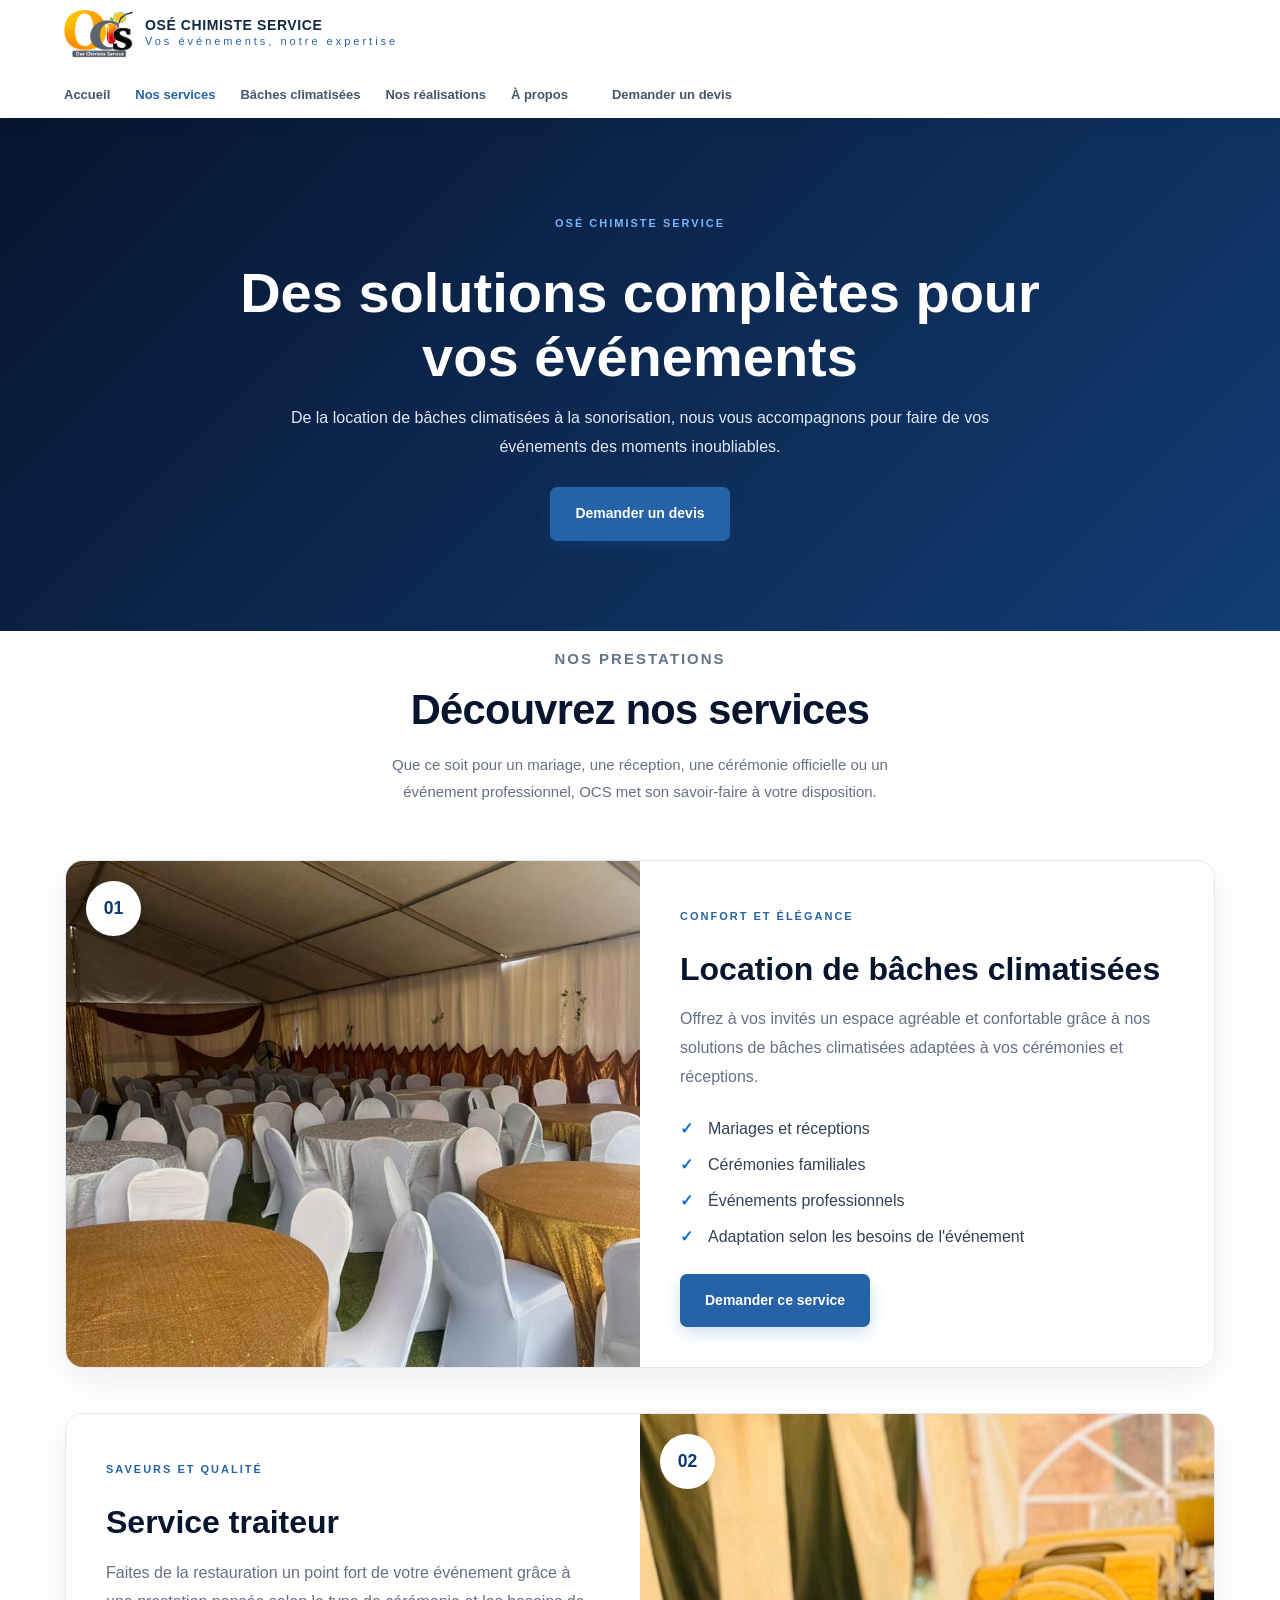
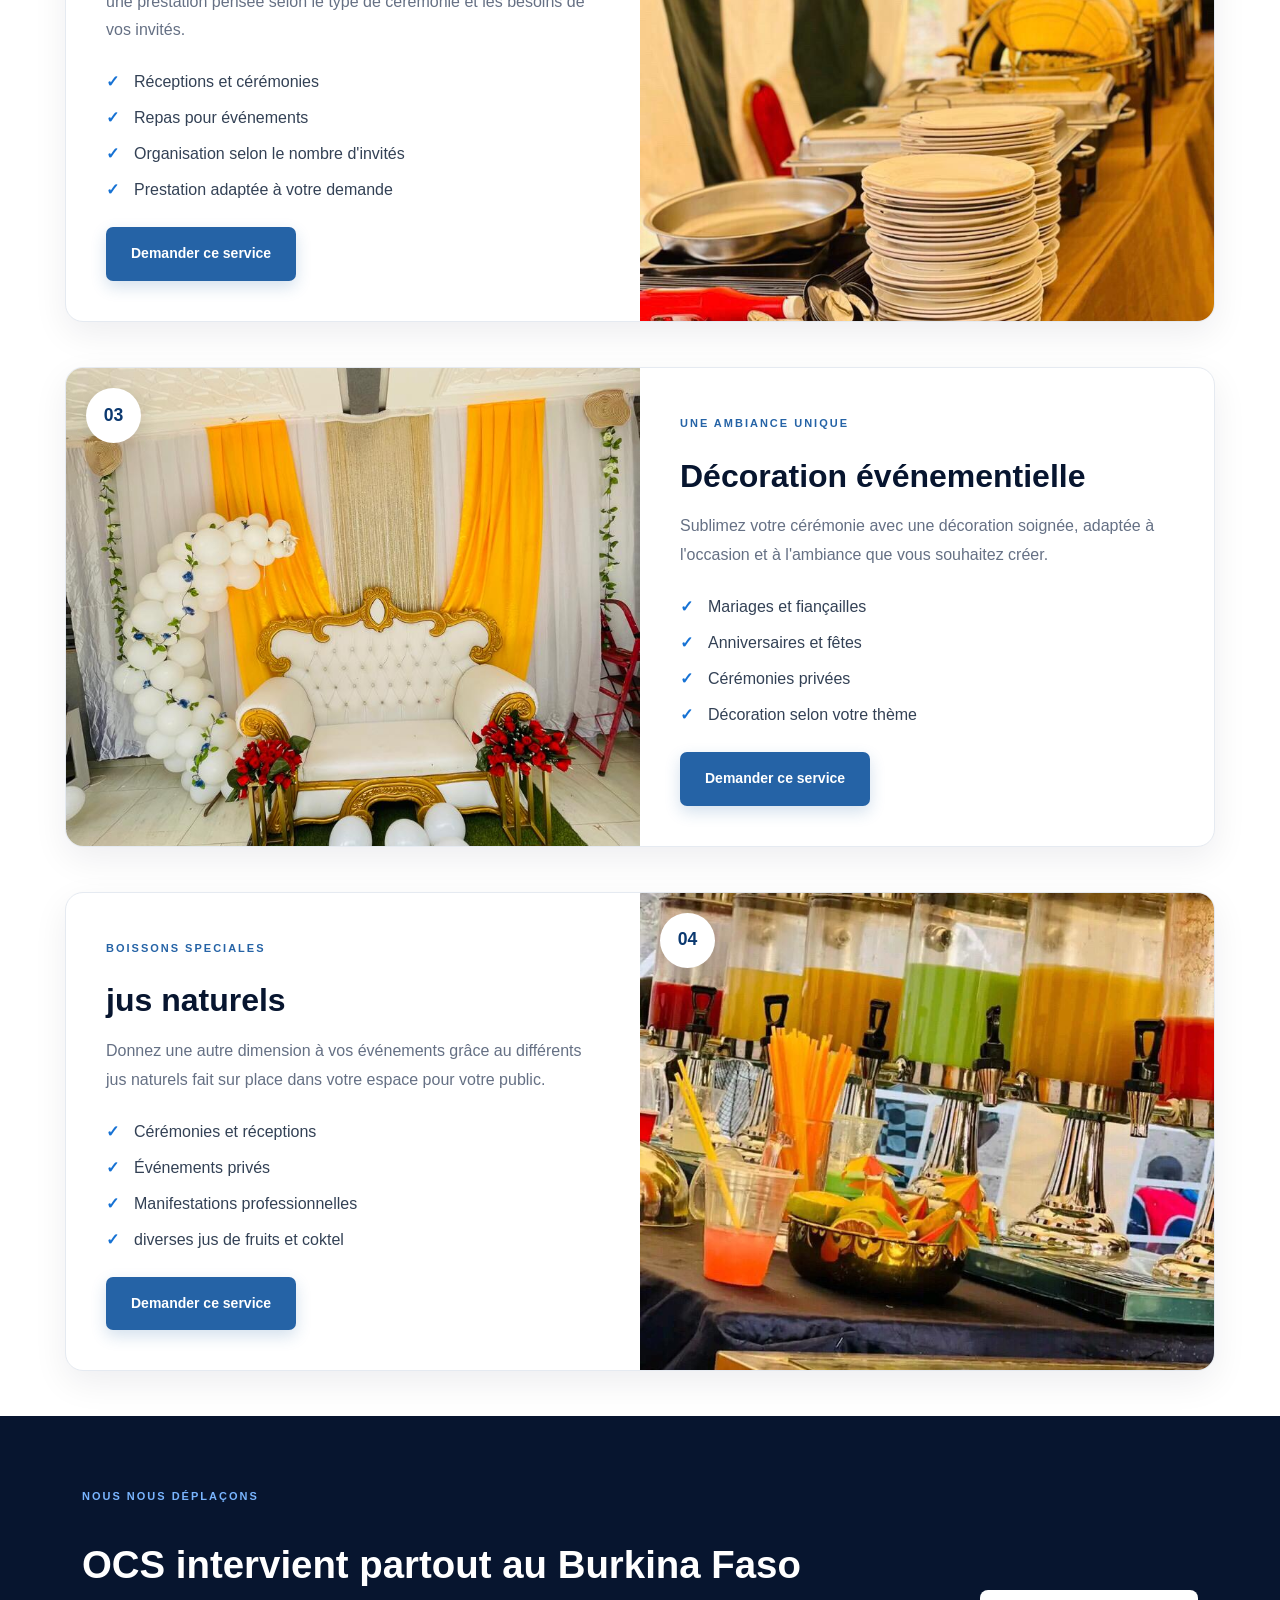
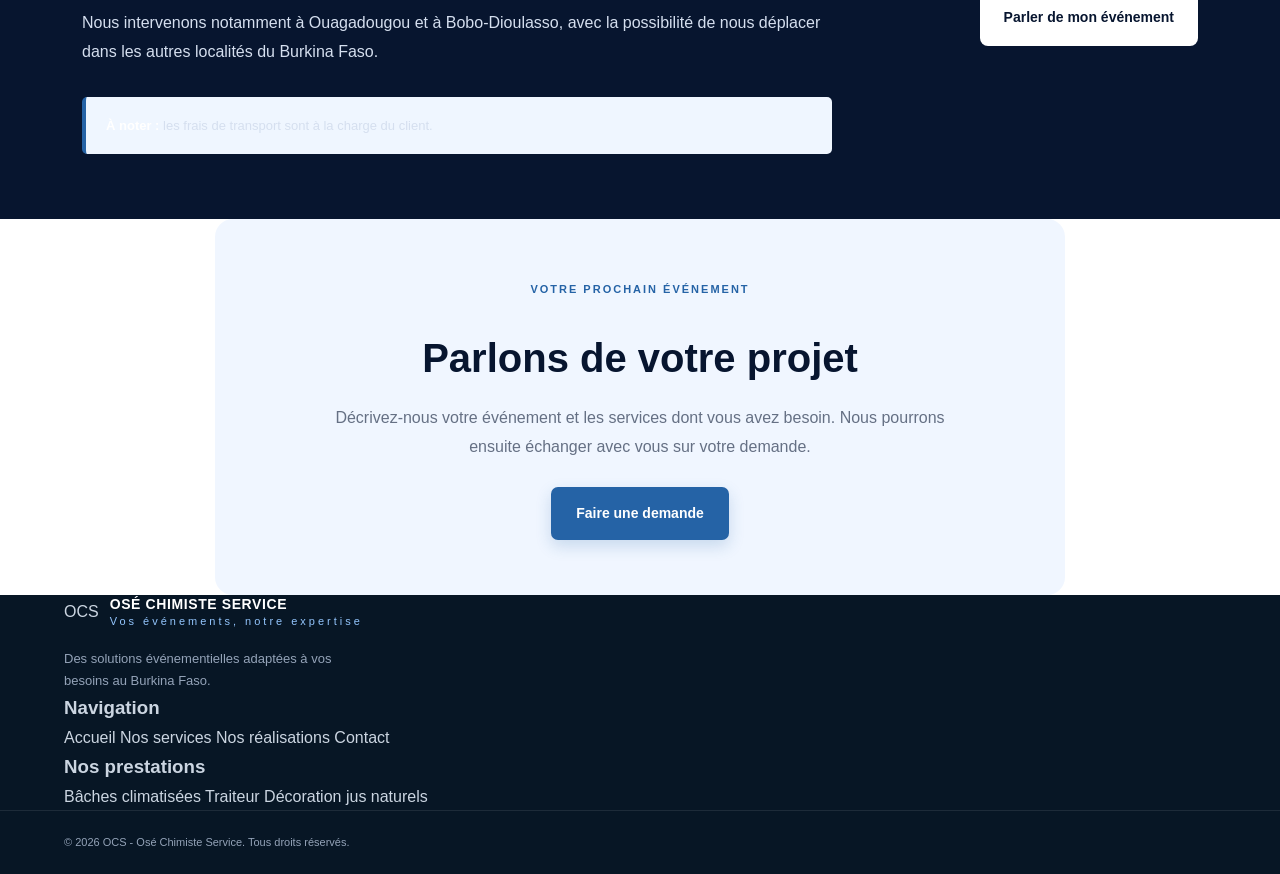
<file: services.html>
<!DOCTYPE html>
<html lang="fr">
<head>
    <meta charset="UTF-8">
    <meta name="viewport" content="width=device-width, initial-scale=1.0">

    <meta name="description" content="Découvrez les services d'OCS : location de bâches climatisées, traiteur, décoration événementielle et sonorisation au Burkina Faso.">

    <title>Nos services | OCS - Osé Chimiste Service</title>

    <link rel="stylesheet" href="style.css">
</head>

<body>

    <!-- =====================================
         EN-TÊTE ET NAVIGATION
    ====================================== -->
    <header class="header">
        <div class="container header-content">

            <a href="index.html" class="logo">
    <img src="logo-ocs.png" alt="OCS - Osé Chimiste Service" class="logo-image">
                <span class="logo-text">
                    <strong>OSÉ CHIMISTE SERVICE</strong>
                    <small>Vos événements, notre expertise</small>
                </span>
            </a>

            <button
                class="menu-toggle"
                id="menu-toggle"
                aria-label="Ouvrir le menu"
                aria-expanded="false"
                aria-controls="navigation"
            >
                ☰
            </button>

            <nav class="navigation" id="navigation">
                <a href="index.html">Accueil</a>
                <a href="services.html" class="active">Nos services</a>
				<a href="baches-climatisees.html">Bâches climatisées</a>
                <a href="realisations.html">Nos réalisations</a>
                <a href="index.html#apropos">À propos</a>
                <a href="contact.html" class="nav-cta">Demander un devis</a>
            </nav>

        </div>
    </header>


    <!-- =====================================
         BANNIÈRE DE LA PAGE
    ====================================== -->
    <section class="page-banner">
        <div class="container">
            <p class="section-label">OSÉ CHIMISTE SERVICE</p>

            <h1>Des solutions complètes pour vos événements</h1>

            <p>
                De la location de bâches climatisées à la sonorisation,
                nous vous accompagnons pour faire de vos événements
                des moments inoubliables.
            </p>

            <a href="contact.html" class="btn btn-primary">
                Demander un devis
            </a>
        </div>
    </section>


    <!-- =====================================
         PRÉSENTATION DES SERVICES
    ====================================== -->
    <section class="section services-detail">
        <div class="container">

            <div class="section-heading">
                <p class="section-label">NOS PRESTATIONS</p>
                <h2>Découvrez nos services</h2>

                <p>
                    Que ce soit pour un mariage, une réception, une
                    cérémonie officielle ou un événement professionnel,
                    OCS met son savoir-faire à votre disposition.
                </p>
            </div>


            <!-- SERVICE 1 : BÂCHES CLIMATISÉES -->
            <article class="service-detail-card" id="baches">

                <div class="service-detail-image service-image-baches">
                    <span class="service-number">01</span>
                </div>

                <div class="service-detail-content">
                    <p class="section-label">CONFORT ET ÉLÉGANCE</p>

                    <h3>Location de bâches climatisées</h3>

                    <p>
                        Offrez à vos invités un espace agréable et
                        confortable grâce à nos solutions de bâches
                        climatisées adaptées à vos cérémonies et
                        réceptions.
                    </p>

                    <ul class="service-features">
                        <li>Mariages et réceptions</li>
                        <li>Cérémonies familiales</li>
                        <li>Événements professionnels</li>
                        <li>Adaptation selon les besoins de l'événement</li>
                    </ul>

                    
                    <a href="contact.html?service=baches"
                       class="btn btn-primary">
                        Demander ce service
                    </a>
                </div>

            </article>


            <!-- SERVICE 2 : TRAITEUR -->
            <article class="service-detail-card reverse" id="traiteur">

                <div class="service-detail-image service-image-traiteur">
                    <span class="service-number">02</span>
                </div>

                <div class="service-detail-content">
                    <p class="section-label">SAVEURS ET QUALITÉ</p>

                    <h3>Service traiteur</h3>

                    <p>
                        Faites de la restauration un point fort de votre
                        événement grâce à une prestation pensée selon
                        le type de cérémonie et les besoins de vos invités.
                    </p>

                    <ul class="service-features">
                        <li>Réceptions et cérémonies</li>
                        <li>Repas pour événements</li>
                        <li>Organisation selon le nombre d'invités</li>
                        <li>Prestation adaptée à votre demande</li>
                    </ul>


                    <a href="contact.html?service=traiteur"
                       class="btn btn-primary">
                        Demander ce service
                    </a>
                </div>

            </article>


            <!-- SERVICE 3 : DÉCORATION -->
            <article class="service-detail-card" id="decoration">

                <div class="service-detail-image service-image-decoration">
                    <span class="service-number">03</span>
                </div>

                <div class="service-detail-content">
                    <p class="section-label">UNE AMBIANCE UNIQUE</p>

                    <h3>Décoration événementielle</h3>

                    <p>
                        Sublimez votre cérémonie avec une décoration
                        soignée, adaptée à l'occasion et à l'ambiance
                        que vous souhaitez créer.
                    </p>

                    <ul class="service-features">
                        <li>Mariages et fiançailles</li>
                        <li>Anniversaires et fêtes</li>
                        <li>Cérémonies privées</li>
                        <li>Décoration selon votre thème</li>
                    </ul>

                    <a href="contact.html?service=decoration"
                       class="btn btn-primary">
                        Demander ce service
                    </a>
                </div>

            </article>


            <!-- SERVICE 4 : SONORISATION -->
            <article class="service-detail-card reverse" id="sonorisation">

                <div class="service-detail-image service-image-sonorisation">
                    <span class="service-number">04</span>
                </div>

                <div class="service-detail-content">
                    <p class="section-label">BOISSONS SPECIALES</p>

                    <h3>jus naturels</h3>

                    <p>
                        Donnez une autre dimension à vos événements
                        grâce au différents jus naturels fait sur place
                         dans votre espace pour votre public.
                    </p>

                    <ul class="service-features">
                        <li>Cérémonies et réceptions</li>
                        <li>Événements privés</li>
                        <li>Manifestations professionnelles</li>
                        <li>diverses jus de fruits et coktel</li>
                    </ul>

                    <a href="contact.html?service=sonorisation"
                       class="btn btn-primary">
                        Demander ce service
                    </a>
                </div>

            </article>

        </div>
    </section>


    <!-- =====================================
         ZONE D'INTERVENTION
    ====================================== -->
    <section class="service-area">
        <div class="container service-area-content">

            <div>
                <p class="section-label">NOUS NOUS DÉPLAÇONS</p>

                <h2>OCS intervient partout au Burkina Faso</h2>

                <p>
                    Nous intervenons notamment à Ouagadougou et à
                    Bobo-Dioulasso, avec la possibilité de nous déplacer
                    dans les autres localités du Burkina Faso.
                </p>

                <p class="transport-notice">
                    <strong>À noter :</strong> les frais de transport
                    sont à la charge du client.
                </p>
            </div>

            <a href="contact.html" class="btn btn-light">
                Parler de mon événement
            </a>

        </div>
    </section>


    <!-- =====================================
         APPEL À L'ACTION
    ====================================== -->
    <section class="section">
        <div class="container">

            <div class="final-cta">
                <p class="section-label">VOTRE PROCHAIN ÉVÉNEMENT</p>

                <h2>Parlons de votre projet</h2>

                <p>
                    Décrivez-nous votre événement et les services
                    dont vous avez besoin. Nous pourrons ensuite
                    échanger avec vous sur votre demande.
                </p>

                <a href="contact.html" class="btn btn-primary">
                    Faire une demande
                </a>
            </div>

        </div>
    </section>


    <!-- =====================================
         PIED DE PAGE
    ====================================== -->
    <footer class="footer">
        <div class="container footer-content">

            <div class="footer-brand">
                <a href="index.html" class="logo footer-logo">
                    <span class="logo-mark">OCS</span>

                    <span class="logo-text">
                        <strong>OSÉ CHIMISTE SERVICE</strong>
                        <small>Vos événements, notre expertise</small>
                    </span>
                </a>

                <p>
                    Des solutions événementielles adaptées
                    à vos besoins au Burkina Faso.
                </p>
            </div>

            <div class="footer-links">
                <h3>Navigation</h3>
                <a href="index.html">Accueil</a>
                <a href="services.html">Nos services</a>
                <a href="realisations.html">Nos réalisations</a>
                <a href="contact.html">Contact</a>
            </div>

            <div class="footer-links">
                <h3>Nos prestations</h3>
                <a href="#baches">Bâches climatisées</a>
                <a href="#traiteur">Traiteur</a>
                <a href="#decoration">Décoration</a>
                <a href="#sonorisation">jus naturels</a>
            </div>

        </div>

        <div class="footer-bottom">
            <div class="container">
                <p>
                    &copy; <span id="current-year">2026</span>
                    OCS - Osé Chimiste Service.
                    Tous droits réservés.
                </p>
            </div>
        </div>
    </footer>


    <script src="script.js"></script>

</body>
</html>
</file>
<file: style.css>
/* =========================================
OCS - OSÉ CHIMISTE SERVICE
Feuille de style principale
========================================= */

/* 1. VARIABLES ET RÉGLAGES GÉNÉRAUX */

:root {
--primary: #102a43;
--primary-dark: #091b2c;
--secondary: #2563a6;
--accent: #60a5fa;
--light: #f3f7fb;
--white: #ffffff;
--text: #334155;
--muted: #64748b;
--border: #e2e8f0;

```
--shadow: 0 10px 30px rgba(15, 42, 67, 0.08);
--shadow-hover: 0 18px 40px rgba(15, 42, 67, 0.15);

--radius: 16px;
--transition: 0.3s ease;
```

}

* {
  margin: 0;
  padding: 0;
  box-sizing: border-box;
  }

html {
scroll-behavior: smooth;
scroll-padding-top: 100px;
}

body {
font-family: Arial, Helvetica, sans-serif;
color: var(--text);
background-color: var(--white);
line-height: 1.7;
overflow-x: hidden;
}

img {
max-width: 100%;
display: block;
}

a {
text-decoration: none;
color: inherit;
}

button,
input,
textarea,
select {
font: inherit;
}

button,
a {
-webkit-tap-highlight-color: transparent;
}

.container {
width: min(1180px, 90%);
margin: 0 auto;
}

.section-padding {
padding: 100px 0;
}

/* 2. BOUTONS */

.btn {
display: inline-flex;
align-items: center;
justify-content: center;
gap: 8px;
padding: 13px 23px;
border-radius: 7px;
font-size: 14px;
font-weight: 700;
text-align: center;
border: 2px solid transparent;
cursor: pointer;
transition:
background-color var(--transition),
color var(--transition),
transform var(--transition),
box-shadow var(--transition);
}

.btn:hover {
transform: translateY(-2px);
}

.btn-primary {
background: var(--secondary);
color: var(--white);
box-shadow: 0 6px 16px rgba(37, 99, 166, 0.2);
}

.btn-primary:hover {
background: #1d4f86;
box-shadow: 0 10px 24px rgba(37, 99, 166, 0.3);
}

.btn-outline {
border-color: rgba(255, 255, 255, 0.8);
color: var(--white);
background: rgba(255, 255, 255, 0.04);
}

.btn-outline:hover {
background: var(--white);
color: var(--primary);
}

.btn-dark {
background: var(--primary);
color: var(--white);
}

.btn-dark:hover {
background: var(--secondary);
}

.btn-light {
background: var(--white);
color: var(--primary);
}

.btn-light:hover {
background: #eaf3ff;
}

/* 3. EN-TÊTE ET NAVIGATION */

.header {
background: var(--white);
position: sticky;
top: 0;
z-index: 1000;
box-shadow: 0 3px 18px rgba(15, 42, 67, 0.06);
}

.navbar {
min-height: 88px;
display: flex;
align-items: center;
justify-content: space-between;
gap: 25px;
}

.logo {
display: inline-flex;
align-items: center;
gap: 11px;
flex-shrink: 0;
}

.logo-icon {
width: 51px;
height: 51px;
display: flex;
align-items: center;
justify-content: center;
background: var(--primary);
color: var(--white);
border-radius: 10px;
font-size: 19px;
font-weight: 800;
letter-spacing: 1px;
}

.logo-text {
display: flex;
flex-direction: column;
line-height: 1.3;
}

.logo-text strong {
color: var(--primary);
font-size: 14px;
letter-spacing: 0.6px;
}

.logo-text small {
color: var(--secondary);
font-size: 11px;
letter-spacing: 3px;
}

.navigation {
display: flex;
align-items: center;
gap: 25px;
}

.navigation > a:not(.btn) {
color: #475569;
font-size: 13px;
font-weight: 600;
transition: color var(--transition);
}

.navigation > a:not(.btn):hover,
.navigation > a.active {
color: var(--secondary);
}

.navigation .nav-cta {
margin-left: 2px;
padding: 12px 17px;
}

.menu-toggle {
display: none;
width: 44px;
height: 44px;
border: 1px solid var(--border);
border-radius: 8px;
background: var(--white);
color: var(--primary);
font-size: 25px;
cursor: pointer;
}

/* 4. BANNIÈRE PRINCIPALE */

.hero {
min-height: 640px;
position: relative;
display: flex;
align-items: center;

```
background-color: var(--primary);
background-image: url("hero.jpg");
background-size: cover;
background-position: center;
background-repeat: no-repeat;
color: var(--white);


}

.hero-overlay {
position: absolute;
inset: 0;

```
background:
    linear-gradient(
        90deg,
        rgba(5, 21, 37, 0.94) 0%,
        rgba(5, 21, 37, 0.78) 48%,
        rgba(5, 21, 37, 0.30) 100%
    );
```

}

.hero-content {
position: relative;
z-index: 1;
padding-top: 85px;
padding-bottom: 85px;
}

.hero-badge {
display: inline-block;
margin-bottom: 22px;
padding: 8px 13px;
border: 1px solid rgba(147, 197, 253, 0.45);
border-radius: 5px;
background: rgba(37, 99, 166, 0.22);
color: #bfdbfe;
font-size: 11px;
font-weight: 700;
letter-spacing: 2px;
}

.hero h1 {
max-width: 750px;
margin-bottom: 22px;
font-size: clamp(38px, 5.2vw, 65px);
line-height: 1.15;
letter-spacing: -1.5px;
}

.hero h1 span {
color: #93c5fd;
}

.hero-content > p {
max-width: 620px;
margin-bottom: 30px;
color: #e2e8f0;
font-size: 16px;
line-height: 1.9;
}

.hero-buttons {
display: flex;
flex-wrap: wrap;
gap: 14px;
}

.hero-location {
display: flex;
align-items: center;
gap: 9px;
margin-top: 36px;
color: #e2e8f0;
font-size: 12px;
}

/* 5. TITRES DES SECTIONS */

.section-label {
display: inline-block;
margin-bottom: 13px;
color: var(--secondary);
font-size: 11px;
font-weight: 800;
letter-spacing: 2px;
}

.section-heading {
max-width: 680px;
margin: 0 auto 48px;
text-align: center;
}

.section-heading h2,
.intro-text h2 {
color: var(--primary);
font-size: clamp(29px, 4vw, 42px);
line-height: 1.25;
letter-spacing: -0.7px;
}

.section-heading > p {
max-width: 570px;
margin: 15px auto 0;
color: var(--muted);
font-size: 15px;
}

/* 6. SECTION DE PRÉSENTATION */

.intro {
background: var(--white);
}

.intro-grid {
display: grid;
grid-template-columns: 1.2fr 0.8fr;
align-items: center;
gap: 80px;
}

.intro-text h2 {
margin-bottom: 22px;
}

.intro-text > p {
max-width: 580px;
margin-bottom: 25px;
color: var(--muted);
font-size: 15px;
}

.text-link {
color: var(--secondary);
font-weight: 700;
font-size: 14px;
transition: color var(--transition);
}

.text-link:hover {
color: var(--primary);
}

.intro-card {
position: relative;
padding: 45px 35px;
border: 1px solid #dbeafe;
border-radius: var(--radius);
background: linear-gradient(145deg, #eff6ff, #ffffff);
box-shadow: var(--shadow);
}

.intro-card::before {
content: "";
position: absolute;
left: 0;
top: 35px;
bottom: 35px;
width: 4px;
border-radius: 0 5px 5px 0;
background: var(--secondary);
}

.intro-card-icon {
width: 58px;
height: 58px;
display: flex;
align-items: center;
justify-content: center;
margin-bottom: 20px;
border-radius: 12px;
background: var(--primary);
color: var(--white);
font-size: 29px;
}

.intro-card h3 {
margin-bottom: 12px;
color: var(--primary);
font-size: 22px;
}

.intro-card p {
color: var(--muted);
font-size: 14px;
}

/* 7. SECTION DES SERVICES */

.services {
background: var(--light);
}

.services-grid {
display: grid;
grid-template-columns: repeat(4, minmax(0, 1fr));
gap: 24px;
}

.service-card {
overflow: hidden;
border: 1px solid #edf2f7;
border-radius: var(--radius);
background: var(--white);
box-shadow: var(--shadow);
transition:
transform var(--transition),
box-shadow var(--transition);
}

.service-card:hover {
transform: translateY(-7px);
box-shadow: var(--shadow-hover);
}

.service-image {
height: 210px;
position: relative;
background-color: #dbeafe;
background-size: cover;
background-position: center;
background-repeat: no-repeat;
}

.tent-image {
background-image: url("baches.jpg");
}

.catering-image {
background-image: url("traiteur.jpg");
}

.decoration-image {
background-image: url("decoration.jpg");
}

.sound-image {
background-image: url("sonorisation.jpg");
}

.service-number {
position: absolute;
top: 15px;
left: 15px;
width: 38px;
height: 38px;
display: flex;
align-items: center;
justify-content: center;
border: 1px solid rgba(255, 255, 255, 0.4);
border-radius: 8px;
background: rgba(16, 42, 67, 0.88);
color: var(--white);
font-size: 12px;
font-weight: 800;
}

.service-content {
padding: 24px 21px;
}

.service-category {
display: inline-block;
margin-bottom: 10px;
color: var(--secondary);
font-size: 10px;
font-weight: 800;
letter-spacing: 1.5px;
}

.service-content h3 {
min-height: 55px;
margin-bottom: 12px;
color: var(--primary);
font-size: 19px;
line-height: 1.45;
}

.service-content > p {
min-height: 96px;
margin-bottom: 22px;
color: var(--muted);
font-size: 13px;
line-height: 1.8;
}

.service-bottom {
display: flex;
align-items: center;
justify-content: space-between;
gap: 10px;
padding-top: 17px;
border-top: 1px solid var(--border);
}

.service-price {
display: flex;
flex-direction: column;
gap: 2px;
}

.service-price small {
color: var(--muted);
font-size: 10px;
}

.service-price strong {
color: var(--secondary);
font-size: 19px;
}

.service-link {
width: 39px;
height: 39px;
display: flex;
align-items: center;
justify-content: center;
border-radius: 8px;
background: var(--primary);
color: var(--white);
font-size: 23px;
transition:
background-color var(--transition),
transform var(--transition);
}

.service-link:hover {
background: var(--secondary);
transform: translateX(3px);
}

.services-footer {
display: flex;
justify-content: center;
margin-top: 45px;
}

/* 8. AVANTAGES OCS */

.advantages {
background: var(--white);
}

.advantages-grid {
display: grid;
grid-template-columns: repeat(3, minmax(0, 1fr));
gap: 25px;
}

.advantage-card {
padding: 35px 27px;
border: 1px solid var(--border);
border-radius: var(--radius);
background: var(--white);
transition:
border-color var(--transition),
box-shadow var(--transition),
transform var(--transition);
}

.advantage-card:hover {
transform: translateY(-5px);
border-color: #bfdbfe;
box-shadow: var(--shadow);
}

.advantage-icon {
width: 52px;
height: 52px;
display: flex;
align-items: center;
justify-content: center;
margin-bottom: 22px;
border-radius: 11px;
background: #eff6ff;
color: var(--secondary);
font-size: 25px;
}

.advantage-card h3 {
margin-bottom: 12px;
color: var(--primary);
font-size: 18px;
}

.advantage-card p {
color: var(--muted);
font-size: 14px;
}

.transport-notice {
margin-top: 30px;
padding: 17px 20px;
border-left: 4px solid var(--secondary);
border-radius: 5px;
background: #eff6ff;
color: var(--primary);
font-size: 13px;
}

/* 9. APPEL À L'ACTION */

.cta-section {
padding: 70px 0;
background:
linear-gradient(
120deg,
var(--primary-dark),
var(--primary),
#174b7d
);
color: var(--white);
}

.cta-content {
display: flex;
align-items: center;
justify-content: space-between;
gap: 40px;
}

.cta-content .section-label {
color: #93c5fd;
}

.cta-content h2 {
max-width: 650px;
margin-bottom: 12px;
font-size: clamp(27px, 4vw, 38px);
line-height: 1.3;
}

.cta-content p {
max-width: 600px;
color: #dbeafe;
font-size: 14px;
}

/* 10. PIED DE PAGE */

.footer {
background: #071625;
color: #cbd5e1;
}

.footer-grid {
display: grid;
grid-template-columns: 1.5fr 1fr 1.2fr 1fr;
gap: 45px;
padding-top: 65px;
padding-bottom: 55px;
}

.footer-logo .logo-icon {
background: var(--secondary);
}

.footer-logo .logo-text strong {
color: var(--white);
}

.footer-logo .logo-text small {
color: #93c5fd;
}

.footer-brand > p {
max-width: 300px;
margin-top: 20px;
color: #94a3b8;
font-size: 13px;
}

.footer-column {
display: flex;
flex-direction: column;
align-items: flex-start;
gap: 12px;
}

.footer-column h3 {
margin-bottom: 8px;
color: var(--white);
font-size: 15px;
}

.footer-column a,
.footer-column p {
color: #94a3b8;
font-size: 12px;
transition: color var(--transition);
}

.footer-column a:hover {
color: #93c5fd;
}

.footer-bottom {
padding: 22px 0;
border-top: 1px solid rgba(255, 255, 255, 0.09);
}

.footer-bottom .container {
display: flex;
align-items: center;
justify-content: space-between;
gap: 20px;
}

.footer-bottom p {
color: #94a3b8;
font-size: 11px;
}

.demo-notice {
text-align: right;
}

/* 11. TABLETTES */

@media (max-width: 1050px) {

```
.navigation {
    gap: 14px;
}

.navigation > a:not(.btn) {
    font-size: 12px;
}

.navigation .nav-cta {
    padding: 11px 12px;
}

.services-grid {
    grid-template-columns: repeat(2, minmax(0, 1fr));
    gap: 25px;
}

.service-image {
    height: 250px;
}

.service-content h3 {
    min-height: auto;
}

.service-content > p {
    min-height: auto;
}

.intro-grid {
    gap: 45px;
}

.footer-grid {
    grid-template-columns: repeat(2, minmax(0, 1fr));
}
```

}

/* 12. TÉLÉPHONES */

@media (max-width: 760px) {

```
.container {
    width: 90%;
}

.section-padding {
    padding: 70px 0;
}

.navbar {
    min-height: 45px;
    padding-top: 5px;
    padding-bottom: 5px;
}

.logo-icon {
    width: 45px;
    height: 45px;
    font-size: 17px;
}

.logo-text strong {
    font-size: 12px;
}

.logo-text small {
    font-size: 10px;
}

.menu-toggle {
    display: flex;
    align-items: center;
    justify-content: center;
}

.navigation {
    position: absolute;
    top: 100%;
    left: 0;
    right: 0;

    display: none;
    flex-direction: column;
    align-items: stretch;
    gap: 0;

    padding: 12px 5% 22px;
    border-top: 1px solid var(--border);
    background: var(--white);
    box-shadow: 0 15px 25px rgba(15, 42, 67, 0.09);
}

.navigation.open {
    display: flex;
}

.navigation > a:not(.btn) {
    padding: 13px 5px;
    border-bottom: 1px solid #f1f5f9;
    font-size: 14px;
}

.navigation .nav-cta {
    margin-top: 15px;
    margin-left: 0;
}

.hero {
    min-height: 580px;
    background-position: center;
}

.hero-overlay {
    background: rgba(5, 21, 37, 0.78);
}

.hero-content {
    padding-top: 75px;
    padding-bottom: 65px;
}

.hero-badge {
    font-size: 9px;
    letter-spacing: 1.4px;
}

.hero h1 {
    font-size: clamp(36px, 10vw, 48px);
    letter-spacing: -1px;
}

.hero-content > p {
    font-size: 14px;
}

.hero-buttons {
    flex-direction: column;
    align-items: stretch;
}

.hero-buttons .btn {
    width: 100%;
}

.hero-location {
    align-items: flex-start;
    font-size: 11px;
}

.intro-grid {
    grid-template-columns: 1fr;
    gap: 35px;
}

.intro-text h2 {
    font-size: 31px;
}

.intro-card {
    padding: 35px 28px;
}

.section-heading {
    margin-bottom: 35px;
}

.section-heading h2 {
    font-size: 31px;
}

.section-heading > p {
    font-size: 14px;
}

.services-grid {
    grid-template-columns: 1fr;
    gap: 23px;
}

.service-image {
    height: 240px;
}

.service-content {
    padding: 24px;
}

.service-content h3 {
    font-size: 20px;
}

.service-content > p {
    margin-bottom: 20px;
    font-size: 14px;
}

.advantages-grid {
    grid-template-columns: 1fr;
    gap: 18px;
}

.advantage-card {
    padding: 28px 24px;
}

.cta-section {
    padding: 60px 0;
}

.cta-content {
    align-items: flex-start;
    flex-direction: column;
    gap: 25px;
}

.cta-content h2 {
    font-size: 30px;
}

.cta-content .btn {
    width: 100%;
}

.footer-grid {
    grid-template-columns: 1fr;
    gap: 35px;
    padding-top: 50px;
    padding-bottom: 40px;
}

.footer-bottom .container {
    align-items: flex-start;
    flex-direction: column;
    gap: 10px;
}

.demo-notice {
    text-align: left;
}
```

}

/* 13. PETITS TÉLÉPHONES */

@media (max-width: 380px) {

```
.logo {
    gap: 8px;
}

.logo-icon {
    width: 40px;
    height: 40px;
    font-size: 15px;
}

.logo-text strong {
    font-size: 10px;
}

.logo-text small {
    font-size: 9px;
    letter-spacing: 2px;
}

.hero h1 {
    font-size: 34px;
}

.service-image {
    height: 205px;
}
```

}
/* ==========================================
   PAGE SERVICES
========================================== */

.page-banner {
    padding: 90px 20px;
    background: linear-gradient(135deg, #07152f, #123d75);
    color: #ffffff;
    text-align: center;
}

.page-banner .container {
    max-width: 900px;
    margin: 0 auto;
}

.page-banner h1 {
    max-width: 800px;
    margin: 15px auto;
    font-size: clamp(2rem, 5vw, 3.5rem);
    line-height: 1.15;
}

.page-banner p:not(.section-label) {
    max-width: 700px;
    margin: 0 auto 25px;
    line-height: 1.8;
    color: #e0e8f5;
}

.page-banner .section-label {
    color: #79b5ff;
}

.services-detail {
    background: #ffffff;
}

.services-detail > .container {
    max-width: 1150px;
}

.section-heading {
    max-width: 750px;
    margin: 0 auto 55px;
    text-align: center;
}

.section-heading h2 {
    margin: 12px 0;
    font-size: clamp(1.8rem, 4vw, 2.6rem);
    color: #07152f;
}

.section-heading > p:last-child {
    color: #657084;
    line-height: 1.8;
}

.service-detail-card {
    display: grid;
    grid-template-columns: 1fr 1fr;
    align-items: stretch;
    margin-bottom: 45px;
    overflow: hidden;
    border: 1px solid #e5eaf1;
    border-radius: 18px;
    background: #ffffff;
    box-shadow: 0 12px 35px rgba(7, 21, 47, 0.07);
}

.service-detail-card.reverse .service-detail-image {
    order: 2;
}

.service-detail-card.reverse .service-detail-content {
    order: 1;
}

.service-detail-image {
    position: relative;
    min-height: 390px;
    background-color: #dce6f2;
    background-position: center;
    background-size: cover;
}

.service-image-baches {
    background-image: url("baches.jpg");
}

.service-image-traiteur {
    background-image: url("traiteur.jpg");
}

.service-image-decoration {
    background-image: url("decoration.jpg");
}

.service-image-sonorisation {
    background-image: url("sonorisation.jpg");
}

.service-number {
    position: absolute;
    top: 20px;
    left: 20px;
    display: inline-flex;
    align-items: center;
    justify-content: center;
    width: 55px;
    height: 55px;
    border-radius: 50%;
    background: #ffffff;
    color: #0c3970;
    font-size: 1.1rem;
    font-weight: 800;
    box-shadow: 0 5px 20px rgba(0, 0, 0, 0.12);
}

.service-detail-content {
    padding: 40px;
}

.service-detail-content h3 {
    margin: 10px 0 15px;
    color: #07152f;
    font-size: clamp(1.5rem, 3vw, 2rem);
    line-height: 1.3;
}

.service-detail-content > p:not(.section-label) {
    color: #657084;
    line-height: 1.8;
}

.service-features {
    display: grid;
    gap: 12px;
    margin: 25px 0;
    padding: 0;
    list-style: none;
}

.service-features li {
    position: relative;
    padding-left: 28px;
    color: #334155;
    line-height: 1.5;
}

.service-features li::before {
    content: "✓";
    position: absolute;
    left: 0;
    top: 0;
    color: #1672d4;
    font-weight: 800;
}

.service-price {
    display: flex;
    flex-direction: column;
    gap: 5px;
    margin: 25px 0;
    padding: 15px 18px;
    border-left: 4px solid #1672d4;
    border-radius: 5px;
    background: #f0f6ff;
}

.service-price span {
    color: #657084;
    font-size: 0.85rem;
}

.service-price strong {
    color: #0c3970;
    font-size: 1.5rem;
}

/* Zone d'intervention */

.service-area {
    padding: 65px 20px;
    background: #07152f;
    color: #ffffff;
}

.service-area-content {
    display: flex;
    align-items: center;
    justify-content: space-between;
    gap: 35px;
    max-width: 1150px;
    margin: 0 auto;
}

.service-area-content > div {
    max-width: 750px;
}

.service-area h2 {
    margin: 12px 0;
    font-size: clamp(1.7rem, 4vw, 2.4rem);
}

.service-area p {
    line-height: 1.8;
    color: #d5dfef;
}

.service-area .section-label {
    color: #79b5ff;
}

.transport-notice strong {
    color: #ffffff;
}

.btn-light {
    display: inline-block;
    flex-shrink: 0;
    padding: 14px 22px;
    border-radius: 8px;
    background: #ffffff;
    color: #07152f;
    font-weight: 700;
    text-decoration: none;
    transition: transform 0.2s ease, background 0.2s ease;
}

.btn-light:hover {
    transform: translateY(-2px);
    background: #e8f1ff;
}

/* Appel à l'action final */

.final-cta {
    max-width: 850px;
    margin: 0 auto;
    padding: 55px 30px;
    border-radius: 18px;
    background: #f0f6ff;
    text-align: center;
}

.final-cta h2 {
    margin: 12px 0;
    color: #07152f;
    font-size: clamp(1.8rem, 4vw, 2.5rem);
}

.final-cta > p:not(.section-label) {
    max-width: 650px;
    margin: 0 auto 25px;
    color: #657084;
    line-height: 1.8;
}

/* Adaptation aux tablettes et téléphones */

@media (max-width: 850px) {
    .service-detail-card {
        grid-template-columns: 1fr;
    }

    .service-detail-card.reverse .service-detail-image,
    .service-detail-card.reverse .service-detail-content {
        order: initial;
    }

    .service-detail-image {
        min-height: 300px;
    }

    .service-area-content {
        align-items: flex-start;
        flex-direction: column;
    }
}

@media (max-width: 500px) {
    .page-banner {
        padding: 65px 20px;
    }

    .service-detail-content {
        padding: 25px 20px;
    }

    .service-detail-image {
        min-height: 230px;
    }

    .final-cta {
        padding: 40px 20px;
    }

    .service-area {
        padding: 45px 20px;
    }
}
/* ==========================================
   PAGE RÉALISATIONS - PORTFOLIO
========================================== */

.portfolio-banner {
    background:
        linear-gradient(135deg, rgba(7, 21, 47, 0.96), rgba(18, 61, 117, 0.88)),
        url("../images/hero.jpg") center/cover no-repeat;
}

.portfolio-intro {
    padding-bottom: 15px;
}

.portfolio-section {
    padding: 25px 20px 80px;
    background: #ffffff;
}

.portfolio-section > .container {
    max-width: 1200px;
    margin: 0 auto;
}

/* Filtres */

.portfolio-filters {
    display: flex;
    justify-content: center;
    flex-wrap: wrap;
    gap: 12px;
    margin-bottom: 40px;
}

.portfolio-filter {
    padding: 11px 18px;
    border: 1px solid #dbe4f0;
    border-radius: 30px;
    background: #ffffff;
    color: #334155;
    font-family: inherit;
    font-size: 0.95rem;
    cursor: pointer;
    transition: background 0.2s ease,
                color 0.2s ease,
                border-color 0.2s ease;
}

.portfolio-filter:hover,
.portfolio-filter.active {
    border-color: #1672d4;
    background: #1672d4;
    color: #ffffff;
}

.portfolio-filter:focus-visible {
    outline: 3px solid #8cc5ff;
    outline-offset: 3px;
}

/* Grille */

.portfolio-grid {
    display: grid;
    grid-template-columns: repeat(3, minmax(0, 1fr));
    gap: 25px;
}

.portfolio-card {
    overflow: hidden;
    border: 1px solid #e5eaf1;
    border-radius: 16px;
    background: #ffffff;
    box-shadow: 0 8px 25px rgba(7, 21, 47, 0.06);
    transition: transform 0.25s ease,
                box-shadow 0.25s ease;
}

.portfolio-card:hover {
    transform: translateY(-5px);
    box-shadow: 0 15px 35px rgba(7, 21, 47, 0.12);
}

.portfolio-card[hidden] {
    display: none;
}

/* Images */

.portfolio-image {
    position: relative;
    min-height: 245px;
    background-color: #dce6f2;
    background-position: center;
    background-size: cover;
}

.portfolio-baches-1 {
    background-image: url("ok.jpg");
}

.portfolio-decoration-1 {
    background-image: url("decoration.jpg");
}

.portfolio-traiteur-1 {
    background-image: url("traiteur.jpg");
}

.portfolio-sonorisation-1 {
    background-image: url("sonorisation.jpg");
}

.portfolio-baches-2 {
    background-image: url("idg.jpg");
    background-position: left center;
}

.portfolio-decoration-2 {
    background-image: url("vu.jpg");
    background-position: right center;
}

.portfolio-category {
    position: absolute;
    bottom: 15px;
    left: 15px;
    padding: 8px 13px;
    border-radius: 30px;
    background: rgba(7, 21, 47, 0.9);
    color: #ffffff;
    font-size: 0.8rem;
    font-weight: 600;
}

/* Textes des cartes */

.portfolio-card-content {
    padding: 23px;
}

.portfolio-card-content h3 {
    margin: 0 0 12px;
    color: #07152f;
    font-size: 1.2rem;
}

.portfolio-card-content p {
    margin: 0 0 20px;
    color: #657084;
    font-size: 0.95rem;
    line-height: 1.8;
}

.portfolio-card-content a {
    display: inline-flex;
    align-items: center;
    gap: 8px;
    color: #1265bd;
    font-weight: 700;
    text-decoration: none;
}

.portfolio-card-content a:hover {
    color: #07152f;
}

.portfolio-card-content a span {
    transition: transform 0.2s ease;
}

.portfolio-card-content a:hover span {
    transform: translateX(4px);
}

/* Message d'information */

.portfolio-empty {
    margin: 35px 0;
    color: #657084;
    text-align: center;
}

.portfolio-note {
    max-width: 850px;
    margin: 40px auto 0;
    padding: 16px 20px;
    border-left: 4px solid #1672d4;
    border-radius: 5px;
    background: #f0f6ff;
    color: #46556b;
    font-size: 0.9rem;
    line-height: 1.8;
}

/* Adaptation tablette */

@media (max-width: 950px) {
    .portfolio-grid {
        grid-template-columns: repeat(2, minmax(0, 1fr));
        gap: 20px;
    }
}

/* Adaptation téléphone */

@media (max-width: 600px) {
    .portfolio-section {
        padding: 15px 16px 55px;
    }

    .portfolio-grid {
        grid-template-columns: 1fr;
    }

    .portfolio-image {
        min-height: 250px;
    }

    .portfolio-filters {
        gap: 9px;
        margin-bottom: 28px;
    }

    .portfolio-filter {
        padding: 10px 13px;
        font-size: 0.85rem;
    }

    .portfolio-card-content {
        padding: 20px;
    }

    .portfolio-note {
        margin-top: 28px;
        padding: 14px;
    }
}

@media (prefers-reduced-motion: reduce) {
    .portfolio-card,
    .portfolio-filter,
    .portfolio-card-content a span {
        transition: none;
    }
}
/* ==========================================
   PAGE CONTACT OCS
========================================== */

.contact-banner {
    background: linear-gradient(135deg, #07152f, #123d75);
}

.contact-section {
    background: #f5f8fc;
}

.contact-layout {
    display: grid;
    grid-template-columns: 0.8fr 1.2fr;
    align-items: start;
    gap: 40px;
    max-width: 1200px;
    margin: 0 auto;
}

/* INFORMATIONS DE CONTACT */

.contact-information {
    padding: 30px 0;
}

.contact-information h2 {
    margin: 12px 0 18px;
    color: #07152f;
    font-size: clamp(1.8rem, 4vw, 2.4rem);
    line-height: 1.25;
}

.contact-information > p:not(.section-label) {
    color: #657084;
    line-height: 1.8;
}

.contact-info-card {
    display: flex;
    align-items: flex-start;
    gap: 16px;
    margin-top: 25px;
    padding: 20px;
    border: 1px solid #e5eaf1;
    border-radius: 12px;
    background: #ffffff;
}

.contact-icon {
    display: flex;
    align-items: center;
    justify-content: center;
    flex-shrink: 0;
    width: 45px;
    height: 45px;
    border-radius: 10px;
    background: #eaf3ff;
    font-size: 1.35rem;
}

.contact-info-card h3 {
    margin: 0 0 8px;
    color: #07152f;
    font-size: 1.05rem;
}

.contact-info-card p {
    margin: 0;
    color: #657084;
    font-size: 0.95rem;
    line-height: 1.7;
}

.contact-warning {
    margin-top: 25px;
    padding: 20px;
    border-left: 4px solid #1672d4;
    border-radius: 6px;
    background: #eaf3ff;
}

.contact-warning strong {
    color: #0c3970;
}

.contact-warning p {
    margin-bottom: 0;
    color: #46556b;
    line-height: 1.7;
    font-size: 0.93rem;
}

/* CONTENEUR DU FORMULAIRE */

.contact-form-container {
    padding: 35px;
    border: 1px solid #e5eaf1;
    border-radius: 18px;
    background: #ffffff;
    box-shadow: 0 12px 35px rgba(7, 21, 47, 0.06);
}

.contact-form-heading {
    margin-bottom: 30px;
}

.contact-form-heading h2 {
    margin: 10px 0;
    color: #07152f;
    font-size: clamp(1.7rem, 3vw, 2.2rem);
}

.contact-form-heading p:last-child {
    color: #657084;
    font-size: 0.93rem;
    line-height: 1.7;
}

/* SECTIONS DU FORMULAIRE */

.form-fieldset {
    min-width: 0;
    margin: 0 0 30px;
    padding: 25px 0;
    border: 0;
    border-top: 1px solid #e5eaf1;
}

.form-fieldset legend {
    padding-right: 12px;
    color: #0c3970;
    font-size: 1.15rem;
    font-weight: 800;
}

.form-grid {
    display: grid;
    grid-template-columns: repeat(2, minmax(0, 1fr));
    gap: 20px;
    margin-top: 15px;
}

.form-group {
    display: flex;
    flex-direction: column;
    min-width: 0;
    gap: 8px;
}

.form-full {
    grid-column: 1 / -1;
}

.form-group label {
    color: #243247;
    font-size: 0.94rem;
    font-weight: 700;
}

.form-group input,
.form-group select,
.form-group textarea {
    width: 100%;
    min-width: 0;
    padding: 13px 14px;
    border: 1px solid #d6dfeb;
    border-radius: 8px;
    outline: none;
    background: #ffffff;
    color: #243247;
    font-family: inherit;
    font-size: 0.95rem;
    transition: border-color 0.2s ease,
                box-shadow 0.2s ease;
}

.form-group input:focus,
.form-group select:focus,
.form-group textarea:focus {
    border-color: #1672d4;
    box-shadow: 0 0 0 3px rgba(22, 114, 212, 0.12);
}

.form-group textarea {
    resize: vertical;
    line-height: 1.7;
}

.form-help {
    margin: 10px 0 20px;
    color: #657084;
    font-size: 0.92rem;
    line-height: 1.7;
}

/* CHOIX DES SERVICES */

.service-checkboxes {
    display: grid;
    grid-template-columns: repeat(2, minmax(0, 1fr));
    gap: 14px;
}

.service-checkbox {
    display: flex;
    align-items: flex-start;
    gap: 12px;
    min-width: 0;
    padding: 17px 14px;
    border: 1px solid #dfe6ef;
    border-radius: 10px;
    background: #ffffff;
    cursor: pointer;
    transition: border-color 0.2s ease,
                background 0.2s ease;
}

.service-checkbox:has(input:checked) {
    border-color: #1672d4;
    background: #f0f6ff;
}

.service-checkbox input {
    flex-shrink: 0;
    width: 18px;
    height: 18px;
    margin-top: 3px;
    accent-color: #1672d4;
    cursor: pointer;
}

.checkbox-content {
    display: flex;
    flex-direction: column;
    gap: 6px;
    min-width: 0;
}

.checkbox-content strong {
    color: #07152f;
    font-size: 0.92rem;
}

.checkbox-content small {
    color: #657084;
    line-height: 1.5;
}

.form-error {
    margin-top: 15px;
    color: #b42318;
    font-size: 0.92rem;
}

/* RÉCAPITULATIF */

.request-summary {
    margin-bottom: 25px;
    padding: 22px;
    border: 1px solid #d6e6fa;
    border-radius: 10px;
    background: #f0f6ff;
}

.request-summary h3 {
    margin: 0 0 12px;
    color: #0c3970;
    font-size: 1.1rem;
}

.request-summary p {
    margin: 8px 0 0;
    color: #46556b;
    font-size: 0.93rem;
    line-height: 1.7;
}

#selected-services-summary {
    font-weight: 700;
}

/* CONSENTEMENT */

.form-consent {
    margin: 20px 0;
}

.form-consent label {
    display: flex;
    align-items: flex-start;
    gap: 10px;
    color: #46556b;
    font-size: 0.9rem;
    line-height: 1.7;
    cursor: pointer;
}

.form-consent input {
    flex-shrink: 0;
    width: 18px;
    height: 18px;
    margin-top: 3px;
    accent-color: #1672d4;
}

/* BOUTON ET MESSAGES */

.contact-submit {
    width: 100%;
    justify-content: center;
    border: none;
    cursor: pointer;
    font-family: inherit;
    font-size: 1rem;
}

.form-privacy {
    margin: 15px 0 0;
    color: #657084;
    font-size: 0.83rem;
    line-height: 1.7;
    text-align: center;
}

.form-status {
    margin-top: 15px;
    color: #0c3970;
    font-size: 0.92rem;
    line-height: 1.7;
}

[hidden] {
    display: none !important;
}

/* TABLETTES */

@media (max-width: 950px) {
    .contact-layout {
        grid-template-columns: 1fr;
        gap: 25px;
    }

    .contact-information {
        padding: 0;
    }

    .contact-information > p:not(.section-label) {
        max-width: 700px;
    }

    .contact-form-container {
        width: 100%;
    }
}

/* TÉLÉPHONES */

@media (max-width: 600px) {
    .contact-form-container {
        padding: 25px 18px;
        border-radius: 12px;
    }

    .form-grid {
        grid-template-columns: 1fr;
        gap: 17px;
    }

    .form-full {
        grid-column: auto;
    }

    .service-checkboxes {
        grid-template-columns: 1fr;
    }

    .form-fieldset {
        padding: 20px 0;
    }

    .request-summary {
        padding: 18px;
    }
}

@media (prefers-reduced-motion: reduce) {
    .form-group input,
    .form-group select,
    .form-group textarea,
    .service-checkbox {
        transition: none;
    }
}
/* Nouveau logo officiel OCS */
.logo-image {
    display: block;
    width: 70px;
    height: auto;
    max-width: 70%;
    object-fit: contain;
}

.footer-logo .logo-image {
    width: 200px;
}

@media (max-width: 760px) {
    .logo-image {
        width: 145px;
    }

    .footer-logo .logo-image {
        width: 165px;
    }
}
.bache-image {
    width: 100%;
    height: 220px;
    overflow: hidden;
    border-radius: 10px;
    margin-bottom: 20px;
    background: #f3f7fa;
}

.bache-image img {
    width: 100%;
    height: 100%;
    object-fit: cover;
    display: block;
    transition: transform 0.3s ease;
}

.bache-card:hover .bache-image img {
    transform: scale(1.05);
}
</file>
